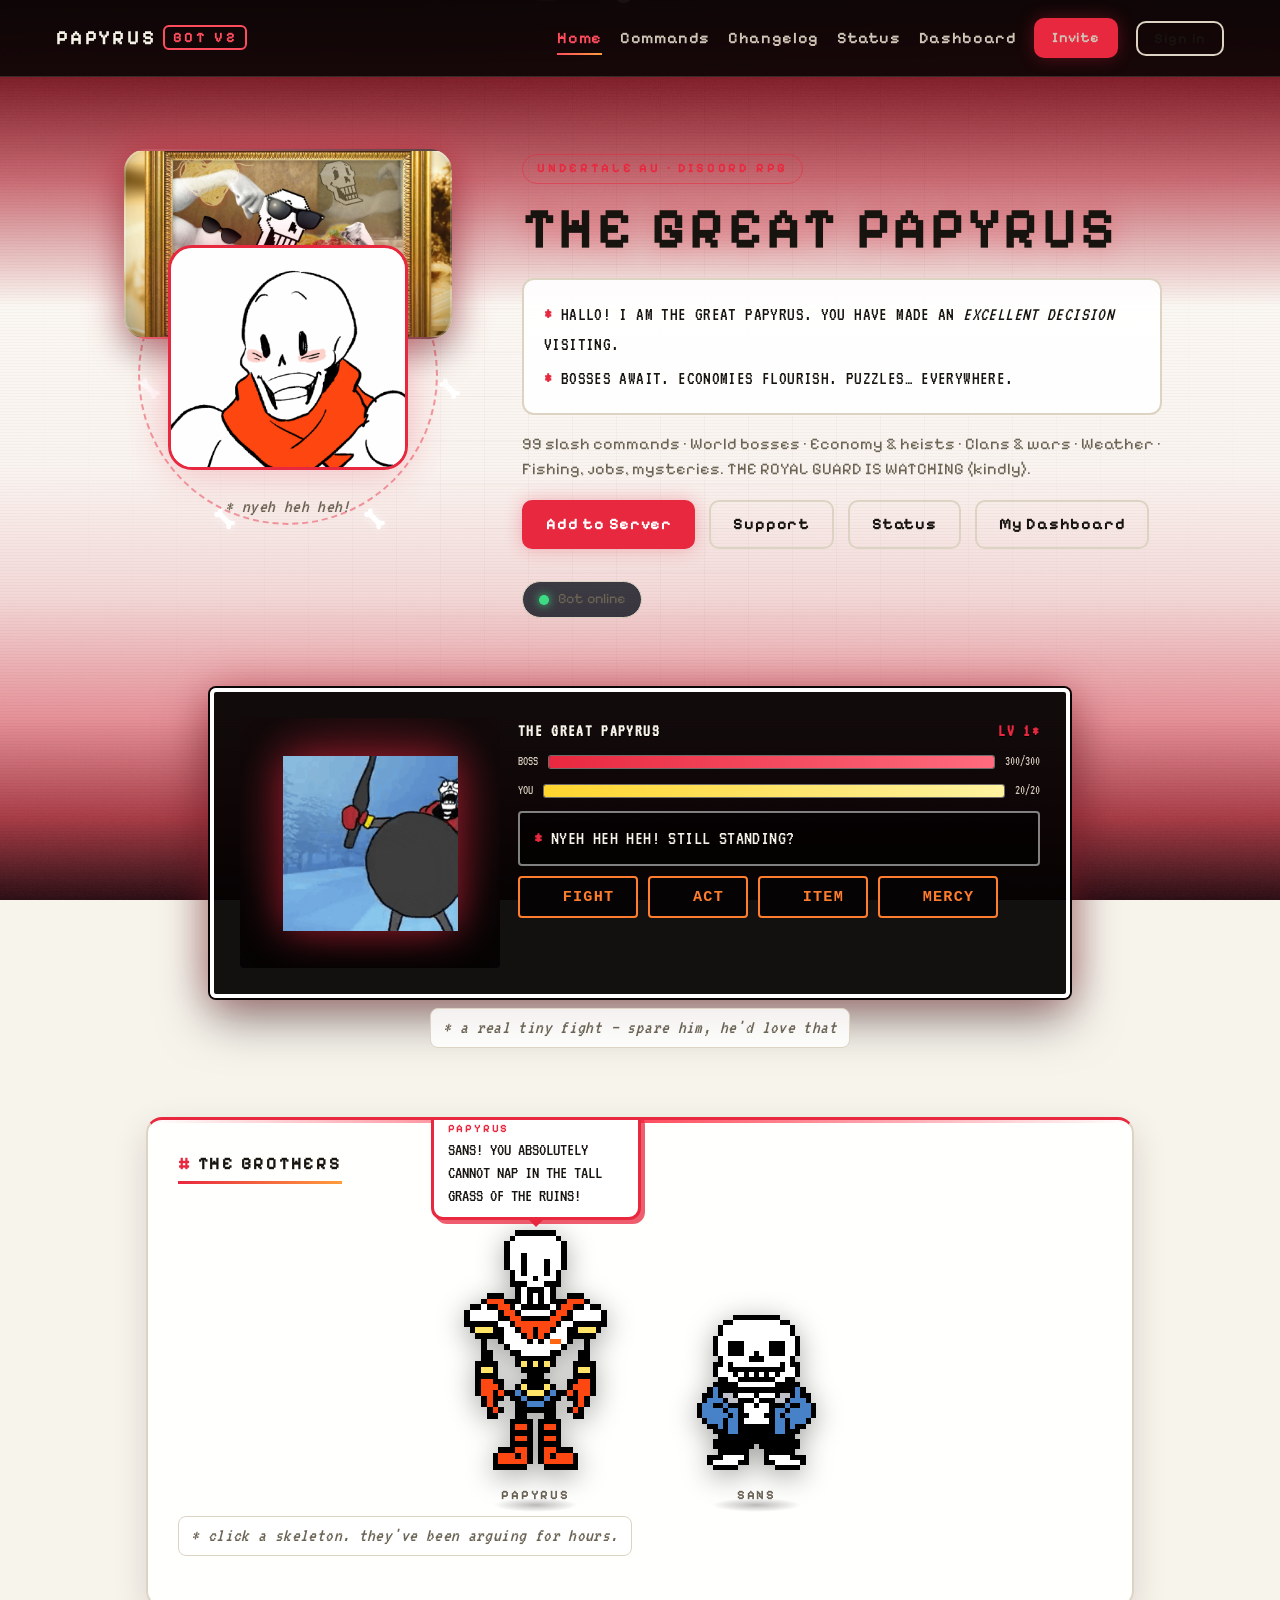
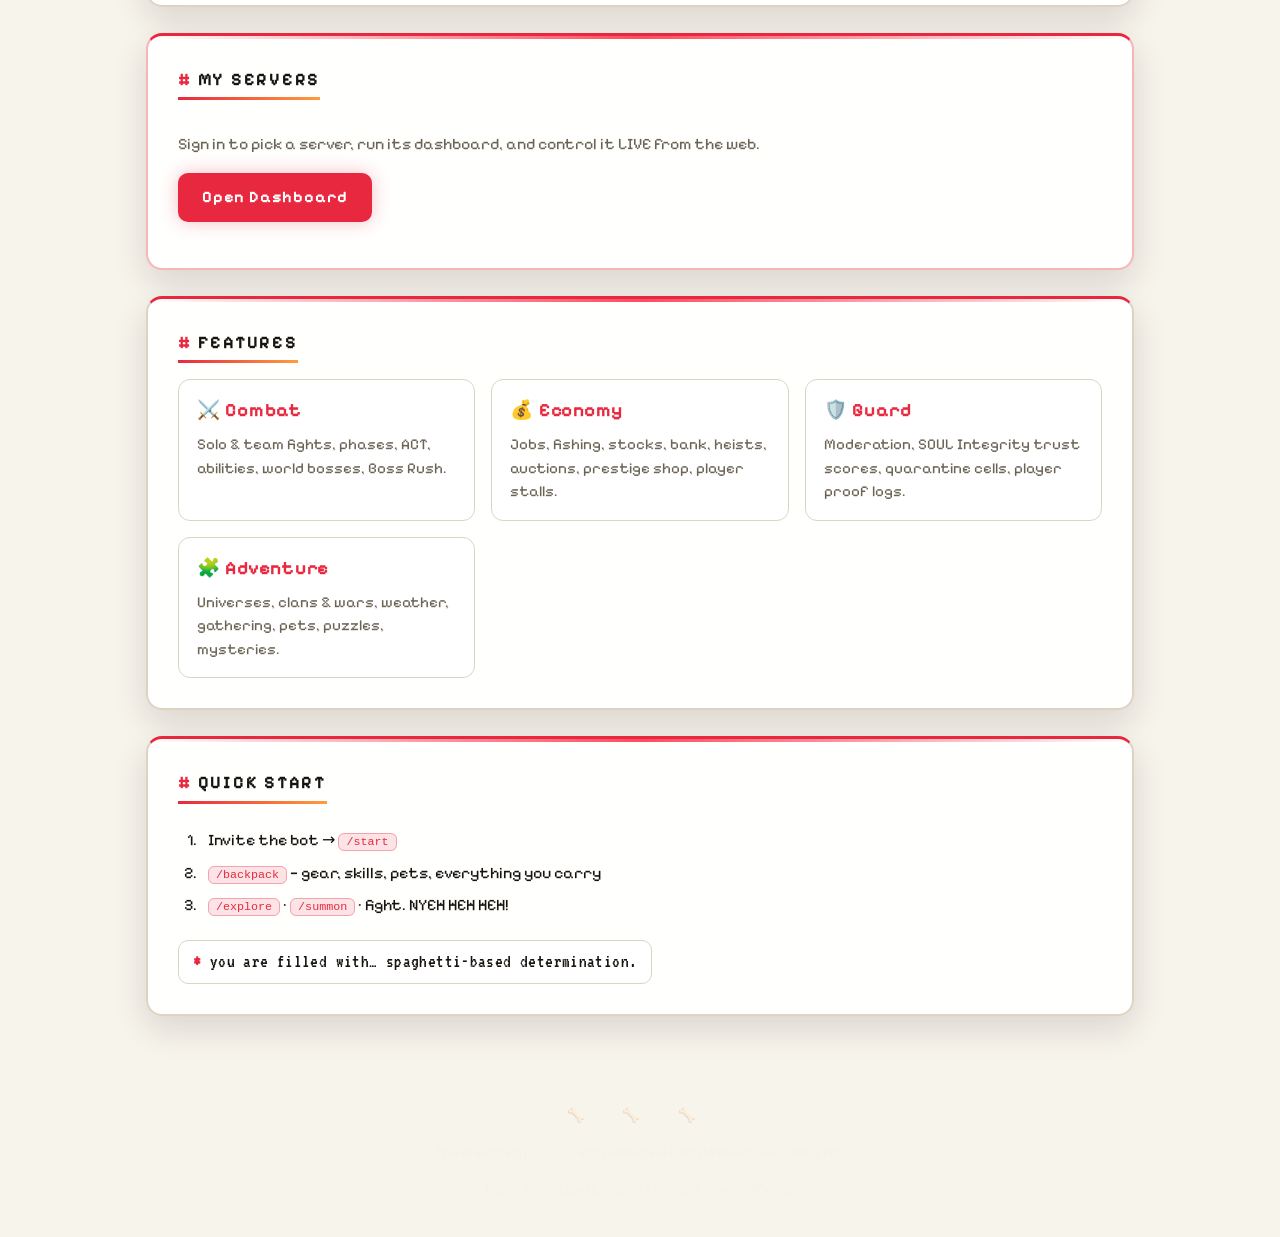
<file: PapyrusWebsite/index.html>
<!DOCTYPE html>
<html lang="en">
<head>
  <meta charset="UTF-8" />
  <meta name="viewport" content="width=device-width, initial-scale=1" />
  <title>The Great Papyrus</title>
  <link rel="icon" type="image/png" href="favicon.png" />
  <link rel="apple-touch-icon" href="favicon.png" />
  <link rel="preconnect" href="https://fonts.googleapis.com" />
  <link rel="preconnect" href="https://fonts.gstatic.com" crossorigin />
  <link href="https://fonts.googleapis.com/css2?family=Pixelify+Sans:wght@400..700&family=VT323&display=swap" rel="stylesheet" />
  <link rel="stylesheet" href="style.css?v=7" />
</head>
<body class="page-home">
  <div class="page-transition" id="page-transition" aria-hidden="true">
    <div class="hp-loader">
      <div class="hp-name">PAPYRUS</div>
      <div class="hp-track">
        <div class="hp-fill"><img class="hp-head" src="papyrus-head.png" alt=""></div>
      </div>
    </div>
  </div>

  <div class="bg-image" aria-hidden="true"></div>
  <div class="bg-gradient" aria-hidden="true"></div>
  <div class="bg-grid" aria-hidden="true"></div>
  <div class="scanlines" aria-hidden="true"></div>
  <div class="noise" aria-hidden="true"></div>

  <div class="bones-rain" aria-hidden="true">
    <span>🦴</span><span>🦴</span><span>🦴</span><span>🦴</span><span>🦴</span>
    <span>🦴</span><span>🦴</span><span>🦴</span><span>🦴</span><span>🦴</span>
  </div>
  <div class="spaghetti-rain" aria-hidden="true">
    <span>🍝</span><span>🍝</span><span>🍝</span><span>🍝</span><span>🍝</span>
    <span>🍝</span><span>🍝</span><span>🍝</span><span>🍝</span><span>🍝</span><span>🍝</span>
  </div>

  <nav class="nav">
    <a class="logo" href="index.html" data-nav>PAPYRUS<span>BOT V2</span></a>
    <div class="nav-links">
      <a href="index.html" class="active" data-nav>Home</a>
      <a href="commands.html" data-nav>Commands</a>
      <a href="changelog.html" data-nav>Changelog</a>
      <a href="status.html" data-nav>Status</a>
      <a href="dashboard.html" data-nav>Dashboard</a>
      <a class="btn btn-sm" href="https://discord.com/oauth2/authorize?client_id=1538157742546616370&permissions=2147485696&scope=bot%20applications.commands" target="_blank" rel="noopener">Invite</a>
    </div>
  </nav>

  <header class="hero">
    <div class="hero-row">
      <!-- Bot GIF + 6 human souls -->
      <div class="avatar-stage">
        <div class="soul-orbit" aria-hidden="true">
          <span class="soul">🦴</span>
          <span class="soul">🦴</span>
          <span class="soul">🦴</span>
          <span class="soul">🦴</span>
          <span class="soul">🦴</span>
          <span class="soul">🦴</span>
        </div>
        <div class="avatar-ring"></div>
        <div class="avatar-glitch">
          <div class="pfp-banner" aria-hidden="true"></div>
          <img class="bot-avatar" src="bot-avatar.gif" alt="The Great Papyrus" id="bot-avatar" />
        </div>
        <p class="avatar-caption">* nyeh heh heh!</p>
      </div>

      <div class="hero-copy">
        <p class="tag">Undertale AU · Discord RPG</p>
        <h1 class="glitch-title" data-text="THE GREAT PAPYRUS">THE GREAT PAPYRUS</h1>
        <div class="textbox">
          <p><span class="star">*</span> HALLO! I AM THE GREAT PAPYRUS. YOU HAVE MADE AN <em>EXCELLENT DECISION</em> VISITING.</p>
          <p><span class="star">*</span> BOSSES AWAIT. ECONOMIES FLOURISH. PUZZLES… EVERYWHERE.</p>
        </div>
        <p class="lead flicker-soft">
          99 slash commands · World bosses · Economy &amp; heists · Clans &amp; wars · Weather ·
          Fishing, jobs, mysteries. THE ROYAL GUARD IS WATCHING (kindly).
        </p>
        <div class="hero-actions">
          <a class="btn" href="https://discord.com/oauth2/authorize?client_id=1538157742546616370&permissions=2147485696&scope=bot%20applications.commands" target="_blank" rel="noopener">Add to Server</a>
          <a class="btn btn-ghost" href="https://discord.gg/5XzKz3guN8" target="_blank" rel="noopener">Support</a>
          <a class="btn btn-ghost" href="status.html" data-nav>Status</a>
          <a class="btn btn-ghost" href="dashboard.html" data-nav>My Dashboard</a>
        </div>
        <p class="status-pill" id="status-pill">
          <span class="dot"></span> <span id="status-pill-text">Checking status…</span>
        </p>
      </div>
    </div>

    <!-- Mini Papyrus battle -->
    <section class="mini-battle" aria-label="Mini battle demo">
      <div class="mb-frame">
        <div class="mb-stage">
          <img class="error-sprite" src="battle-sprite.gif" alt="The Great Papyrus" id="battle-sprite" />
          <div class="mb-bones" aria-hidden="true"></div>
        </div>
        <div class="mb-hud">
          <div class="mb-names">
            <span>THE GREAT PAPYRUS</span>
            <span class="lv">LV 1*</span>
          </div>
          <div class="mb-hp">
            <span>BOSS</span>
            <div class="mb-bar"><i class="boss"></i></div>
            <span id="mini-boss-nums">300/300</span>
          </div>
          <div class="mb-hp">
            <span class="you">YOU</span>
            <div class="mb-bar"><i class="you" id="mini-you-hp"></i></div>
            <span id="mini-you-nums">20/20</span>
          </div>
          <div class="mb-dialogue" id="mini-dialogue">
            <span class="star">*</span> <span id="mini-line">NYEH HEH HEH! STILL STANDING?</span>
          </div>
          <div class="mb-acts">
            <button type="button" class="mb-act" data-act="fight">FIGHT</button>
            <button type="button" class="mb-act" data-act="act">ACT</button>
            <button type="button" class="mb-act" data-act="item">ITEM</button>
            <button type="button" class="mb-act" data-act="mercy">MERCY</button>
          </div>
        </div>
      </div>
      <p class="mb-hint">* a real tiny fight — spare him, he'd love that</p>
    </section>
  </header>

  <main>
    <!-- The brothers — clickable sprites with banter bubbles -->
    <section class="panel" id="hangout">
      <h2><span class="hash">#</span> The Brothers</h2>
      <div class="hangout-stage" id="hangout-stage">
        <div class="banter-actor" data-actor="papyrus">
          <div class="bubble papyrus" id="bubble-papyrus" hidden><span class="who">PAPYRUS</span><span class="b-line"></span></div>
          <img class="actor-img" src="papyrus-sprite.png" alt="Papyrus" />
          <p class="actor-name">PAPYRUS</p>
        </div>
        <div class="banter-actor" data-actor="sans">
          <div class="bubble" id="bubble-sans" hidden><span class="who">SANS</span><span class="b-line"></span></div>
          <img class="actor-img" src="sans-sprite.png" alt="Sans" />
          <p class="actor-name">SANS</p>
        </div>
      </div>
      <p class="mb-hint">* click a skeleton. they've been arguing for hours.</p>
    </section>

    <section class="panel me-panel" id="dashboard-cta">
      <h2><span class="hash">#</span> My Servers</h2>
      <p class="muted">Sign in to pick a server, run its dashboard, and control it LIVE from the web.</p>
      <p class="signin-row">
        <a class="btn" href="dashboard.html" data-nav>Open Dashboard</a>
      </p>
    </section>
    <section class="panel">
      <h2><span class="hash">#</span> Features</h2>
      <div class="grid">
        <article class="card"><h3>⚔️ Combat</h3><p>Solo &amp; team fights, phases, ACT, abilities, world bosses, Boss Rush.</p></article>
        <article class="card"><h3>💰 Economy</h3><p>Jobs, fishing, stocks, bank, heists, auctions, prestige shop, player stalls.</p></article>
        <article class="card"><h3>🛡️ Guard</h3><p>Moderation, SOUL Integrity trust scores, quarantine cells, player proof logs.</p></article>
        <article class="card"><h3>🧩 Adventure</h3><p>Universes, clans &amp; wars, weather, gathering, pets, puzzles, mysteries.</p></article>
      </div>
    </section>
    <section class="panel">
      <h2><span class="hash">#</span> Quick start</h2>
      <ol class="steps">
        <li>Invite the bot → <code>/start</code></li>
        <li><code>/backpack</code> — gear, skills, pets, everything you carry</li>
        <li><code>/explore</code> · <code>/summon</code> · fight. NYEH HEH HEH!</li>
      </ol>
      <p class="dialogue tight"><span class="star">*</span> you are filled with… spaghetti-based determination.</p>
    </section>
  </main>

  <footer class="footer">
    <p>The Great Papyrus · not affiliated with Undertale / Toby Fox</p>
    <p class="muted">Made by CrispyNugget (thedestroyeroffood)</p>
  </footer>
  <script src="script.js?v=9"></script>
</body>
</html>
</file>
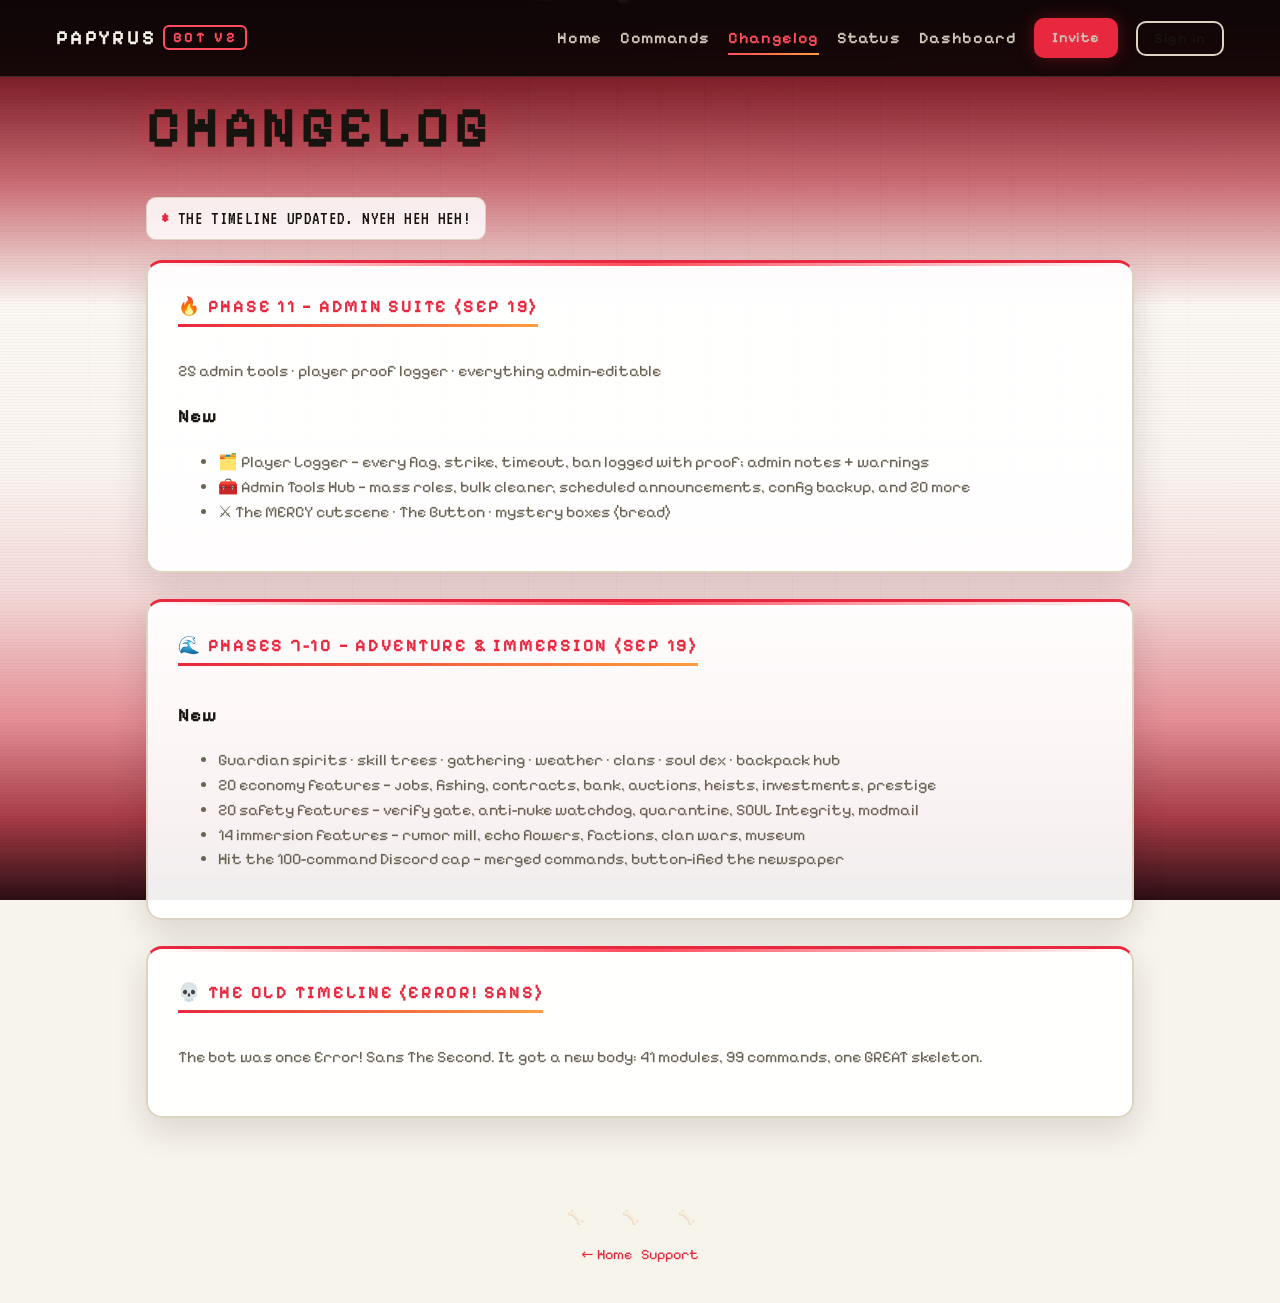
<file: PapyrusWebsite/changelog.html>
<!DOCTYPE html>
<html lang="en">
<head>
  <meta charset="UTF-8" />
  <meta name="viewport" content="width=device-width, initial-scale=1" />
  <title>Changelog · The Great Papyrus</title>
  <link rel="icon" type="image/png" href="favicon.png" />
  <link rel="apple-touch-icon" href="favicon.png" />
  <link rel="preconnect" href="https://fonts.googleapis.com" />
  <link rel="preconnect" href="https://fonts.gstatic.com" crossorigin />
  <link href="https://fonts.googleapis.com/css2?family=Pixelify+Sans:wght@400..700&family=VT323&display=swap" rel="stylesheet" />
  <link rel="stylesheet" href="style.css?v=7" />
</head>
<body>
  <div class="page-transition" id="page-transition" aria-hidden="true"><div class="hp-loader">
      <div class="hp-name">PAPYRUS</div>
      <div class="hp-track">
        <div class="hp-fill"><img class="hp-head" src="papyrus-head.png" alt=""></div>
      </div>
    </div>
  </div></div>
  <div class="bg-image bg-dim" aria-hidden="true"></div>
  <div class="bg-gradient" aria-hidden="true"></div>
  <div class="bg-grid" aria-hidden="true"></div>
  <div class="scanlines" aria-hidden="true"></div>

  <div class="bones-rain" aria-hidden="true">
    <span>🦴</span><span>🦴</span><span>🦴</span><span>🦴</span><span>🦴</span>
    <span>🦴</span><span>🦴</span><span>🦴</span><span>🦴</span><span>🦴</span>
  </div>
  <div class="spaghetti-rain" aria-hidden="true">
    <span>🍝</span><span>🍝</span><span>🍝</span><span>🍝</span><span>🍝</span>
    <span>🍝</span><span>🍝</span><span>🍝</span><span>🍝</span><span>🍝</span><span>🍝</span>
  </div>

  <nav class="nav">
    <a class="logo" href="index.html" data-nav>PAPYRUS<span>BOT V2</span></a>
    <div class="nav-links">
      <a href="index.html" data-nav>Home</a>
      <a href="commands.html" data-nav>Commands</a>
      <a href="changelog.html" class="active" data-nav>Changelog</a>
      <a href="status.html" data-nav>Status</a>
      <a href="dashboard.html" data-nav>Dashboard</a>
      <a class="btn btn-sm" href="https://discord.com/oauth2/authorize?client_id=1538157742546616370&permissions=2147485696&scope=bot%20applications.commands" target="_blank" rel="noopener">Invite</a>
    </div>
  </nav>
  <main class="page">
    <h1 class="glitch-title" data-text="Changelog">CHANGELOG</h1>
    <p class="dialogue"><span class="star">*</span> THE TIMELINE UPDATED. NYEH HEH HEH!</p>

    <section class="panel release">
      <h2>🔥 Phase 11 — Admin Suite (Sep 19)</h2>
      <p class="muted">25 admin tools · player proof logger · everything admin-editable</p>
      <h3>New</h3>
      <ul>
        <li>🗂️ Player Logger — every flag, strike, timeout, ban logged with proof; admin notes + warnings</li>
        <li>🧰 Admin Tools Hub — mass roles, bulk cleaner, scheduled announcements, config backup, and 20 more</li>
        <li>⚔️ The MERCY cutscene · The Button · mystery boxes (bread)</li>
      </ul>
    </section>

    <section class="panel release">
      <h2>🌊 Phases 7-10 — Adventure & Immersion (Sep 19)</h2>
      <h3>New</h3>
      <ul>
        <li>Guardian spirits · skill trees · gathering · weather · clans · soul dex · backpack hub</li>
        <li>20 economy features — jobs, fishing, contracts, bank, auctions, heists, investments, prestige</li>
        <li>20 safety features — verify gate, anti-nuke watchdog, quarantine, SOUL Integrity, modmail</li>
        <li>14 immersion features — rumor mill, echo flowers, factions, clan wars, museum</li>
        <li>Hit the 100-command Discord cap — merged commands, button-ified the newspaper</li>
      </ul>
    </section>

    <section class="panel release">
      <h2>💀 The Old Timeline (Error! Sans)</h2>
      <p class="muted">The bot was once Error! Sans The Second. It got a new body: 41 modules, 99 commands, one GREAT skeleton.</p>
    </section>
  </main>
  <footer class="footer"><p><a href="index.html" data-nav>← Home</a> · <a href="https://discord.gg/5XzKz3guN8" target="_blank" rel="noopener">Support</a></p></footer>
  <script src="script.js?v=9"></script>
</body>
</html>
</file>
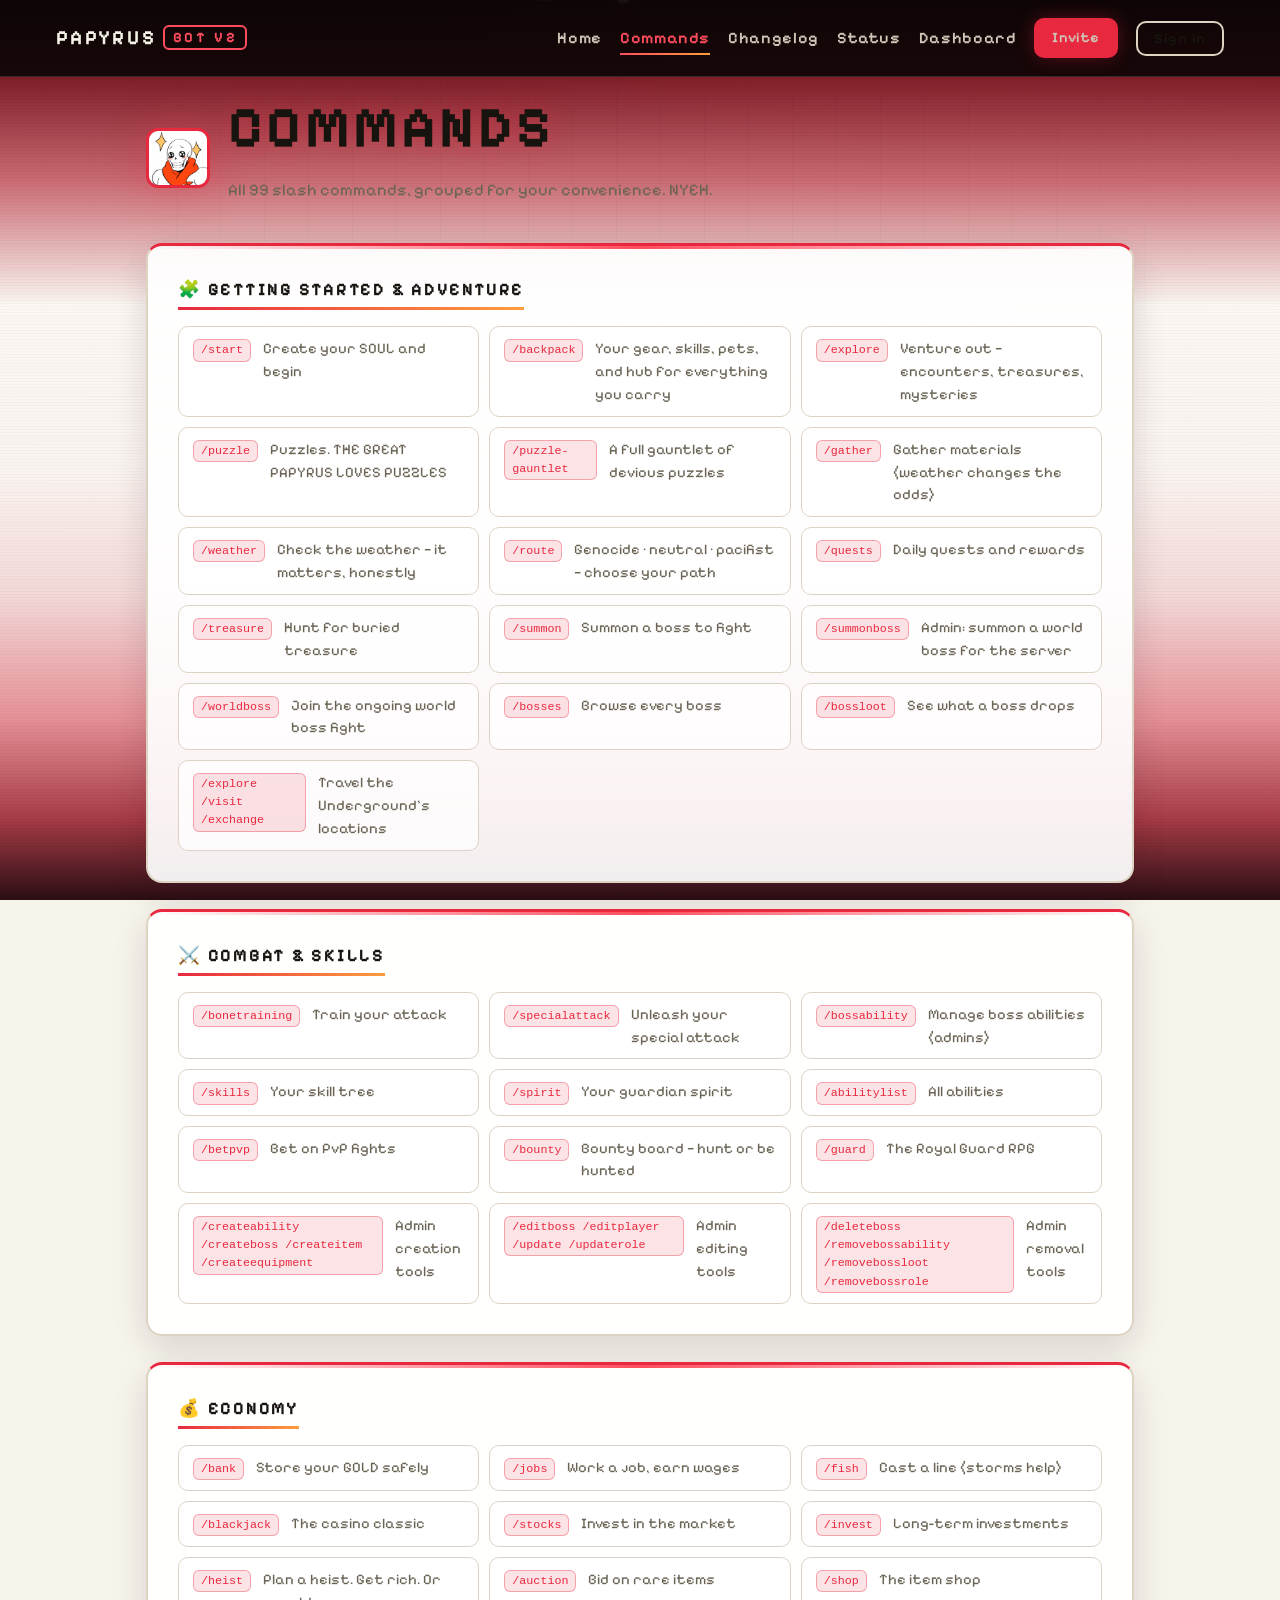
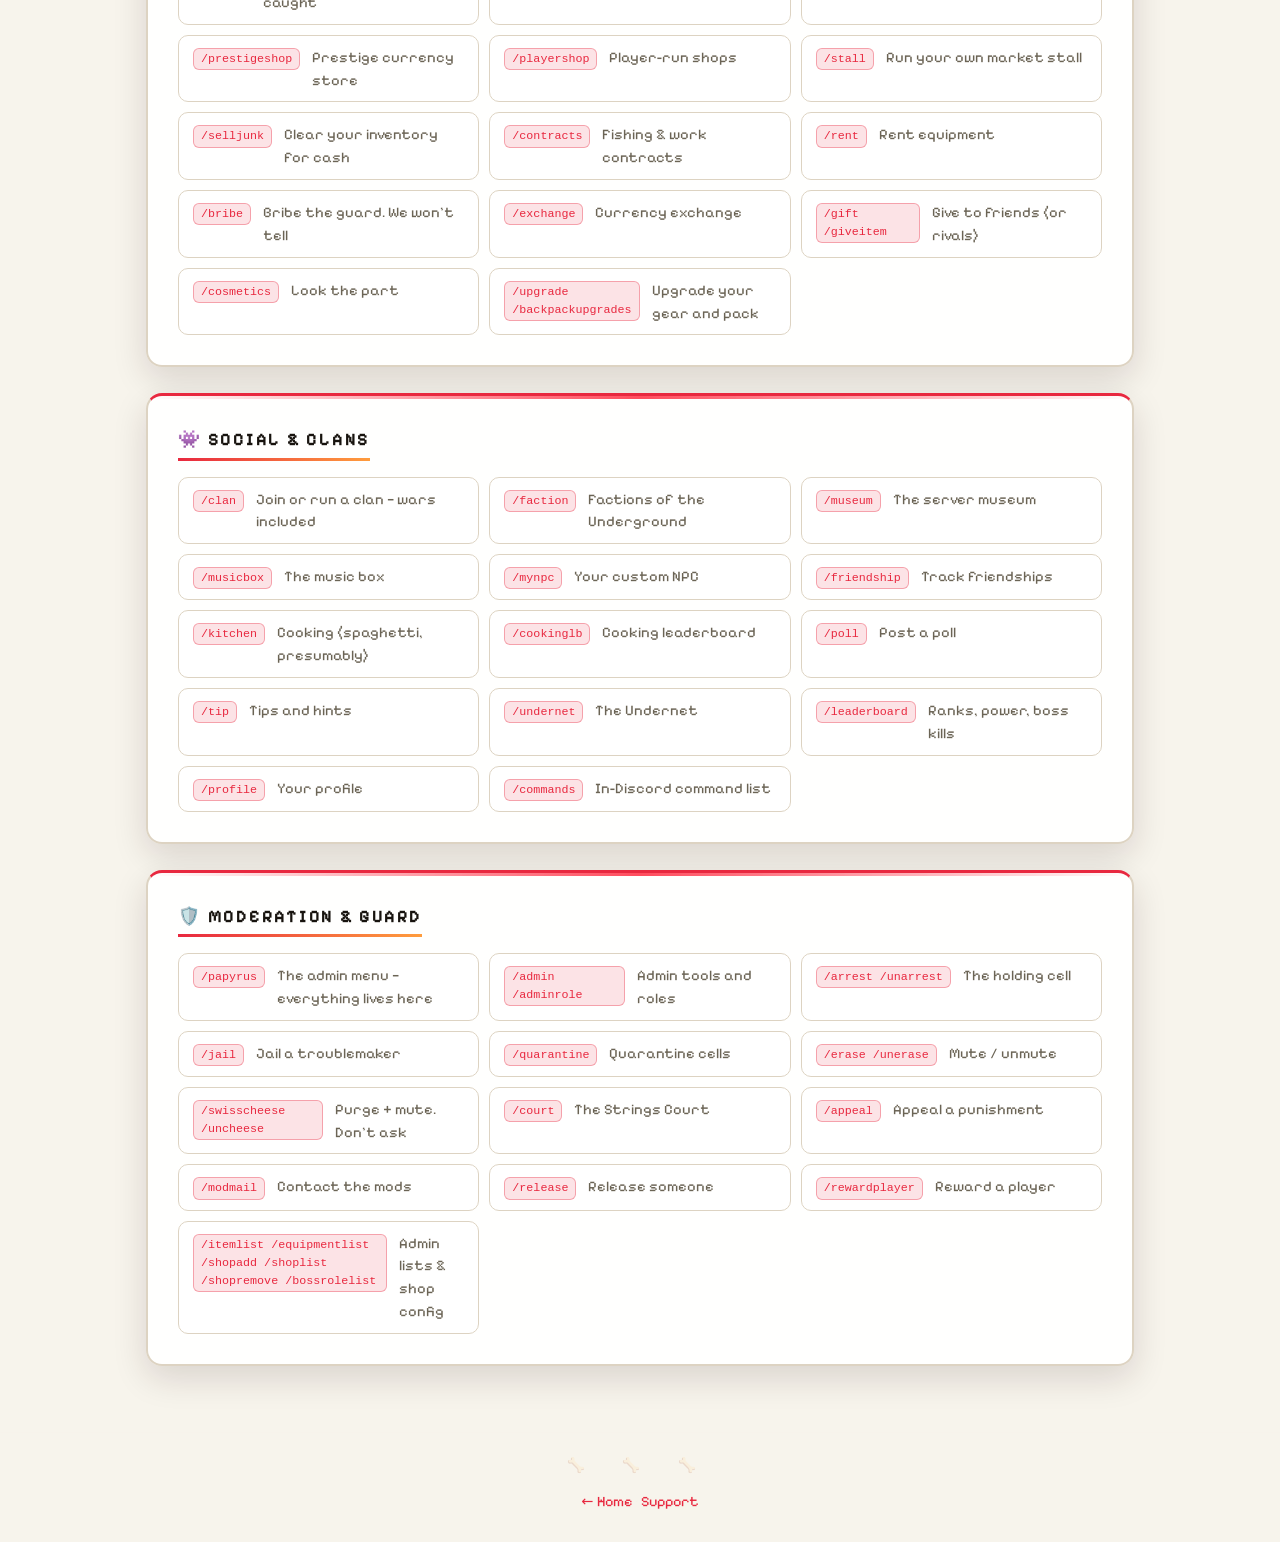
<file: PapyrusWebsite/commands.html>
<!DOCTYPE html>
<html lang="en">
<head>
  <meta charset="UTF-8" />
  <meta name="viewport" content="width=device-width, initial-scale=1" />
  <title>Commands · The Great Papyrus</title>
  <link rel="icon" type="image/png" href="favicon.png" />
  <link rel="apple-touch-icon" href="favicon.png" />
  <link rel="preconnect" href="https://fonts.googleapis.com" />
  <link rel="preconnect" href="https://fonts.gstatic.com" crossorigin />
  <link href="https://fonts.googleapis.com/css2?family=Pixelify+Sans:wght@400..700&family=VT323&display=swap" rel="stylesheet" />
  <link rel="stylesheet" href="style.css?v=7" />
</head>
<body>
  <div class="page-transition" id="page-transition" aria-hidden="true"><div class="hp-loader">
      <div class="hp-name">PAPYRUS</div>
      <div class="hp-track">
        <div class="hp-fill"><img class="hp-head" src="papyrus-head.png" alt=""></div>
      </div>
    </div>
  </div></div>
  <div class="bg-image bg-dim" aria-hidden="true"></div>
  <div class="bg-gradient" aria-hidden="true"></div>
  <div class="bg-grid" aria-hidden="true"></div>
  <div class="scanlines" aria-hidden="true"></div>

  <div class="bones-rain" aria-hidden="true">
    <span>🦴</span><span>🦴</span><span>🦴</span><span>🦴</span><span>🦴</span>
    <span>🦴</span><span>🦴</span><span>🦴</span><span>🦴</span><span>🦴</span>
  </div>
  <div class="spaghetti-rain" aria-hidden="true">
    <span>🍝</span><span>🍝</span><span>🍝</span><span>🍝</span><span>🍝</span>
    <span>🍝</span><span>🍝</span><span>🍝</span><span>🍝</span><span>🍝</span><span>🍝</span>
  </div>

  <nav class="nav">
    <a class="logo" href="index.html" data-nav>PAPYRUS<span>BOT V2</span></a>
    <div class="nav-links">
      <a href="index.html" data-nav>Home</a>
      <a href="commands.html" class="active" data-nav>Commands</a>
      <a href="changelog.html" data-nav>Changelog</a>
      <a href="status.html" data-nav>Status</a>
      <a href="dashboard.html" data-nav>Dashboard</a>
      <a class="btn btn-sm" href="https://discord.com/oauth2/authorize?client_id=1538157742546616370&permissions=2147485696&scope=bot%20applications.commands" target="_blank" rel="noopener">Invite</a>
    </div>
  </nav>
  <main class="page">
    <div class="page-head">
      <img class="bot-avatar sm" src="bot-avatar.gif" alt="" />
      <div>
        <h1 class="glitch-title" data-text="Commands">COMMANDS</h1>
        <p class="lead">All 99 slash commands, grouped for your convenience. NYEH.</p>
      </div>
    </div>
    <section class="panel"><h2>🧩 Getting Started & Adventure</h2><div class="cmd-list">
        <div class="cmd"><code>/start</code><span>Create your SOUL and begin</span></div>
        <div class="cmd"><code>/backpack</code><span>Your gear, skills, pets, and hub for everything you carry</span></div>
        <div class="cmd"><code>/explore</code><span>Venture out — encounters, treasures, mysteries</span></div>
        <div class="cmd"><code>/puzzle</code><span>Puzzles. THE GREAT PAPYRUS LOVES PUZZLES</span></div>
        <div class="cmd"><code>/puzzle-gauntlet</code><span>A full gauntlet of devious puzzles</span></div>
        <div class="cmd"><code>/gather</code><span>Gather materials (weather changes the odds)</span></div>
        <div class="cmd"><code>/weather</code><span>Check the weather — it matters, honestly</span></div>
        <div class="cmd"><code>/route</code><span>Genocide · neutral · pacifist — choose your path</span></div>
        <div class="cmd"><code>/quests</code><span>Daily quests and rewards</span></div>
        <div class="cmd"><code>/treasure</code><span>Hunt for buried treasure</span></div>
        <div class="cmd"><code>/summon</code><span>Summon a boss to fight</span></div>
        <div class="cmd"><code>/summonboss</code><span>Admin: summon a world boss for the server</span></div>
        <div class="cmd"><code>/worldboss</code><span>Join the ongoing world boss fight</span></div>
        <div class="cmd"><code>/bosses</code><span>Browse every boss</span></div>
        <div class="cmd"><code>/bossloot</code><span>See what a boss drops</span></div>
        <div class="cmd"><code>/explore /visit /exchange</code><span>Travel the Underground's locations</span></div>
    </div></section>
    <section class="panel"><h2>⚔️ Combat & Skills</h2><div class="cmd-list">
        <div class="cmd"><code>/bonetraining</code><span>Train your attack</span></div>
        <div class="cmd"><code>/specialattack</code><span>Unleash your special attack</span></div>
        <div class="cmd"><code>/bossability</code><span>Manage boss abilities (admins)</span></div>
        <div class="cmd"><code>/skills</code><span>Your skill tree</span></div>
        <div class="cmd"><code>/spirit</code><span>Your guardian spirit</span></div>
        <div class="cmd"><code>/abilitylist</code><span>All abilities</span></div>
        <div class="cmd"><code>/betpvp</code><span>Bet on PvP fights</span></div>
        <div class="cmd"><code>/bounty</code><span>Bounty board — hunt or be hunted</span></div>
        <div class="cmd"><code>/guard</code><span>The Royal Guard RPG</span></div>
        <div class="cmd"><code>/createability /createboss /createitem /createequipment</code><span>Admin creation tools</span></div>
        <div class="cmd"><code>/editboss /editplayer /update /updaterole</code><span>Admin editing tools</span></div>
        <div class="cmd"><code>/deleteboss /removebossability /removebossloot /removebossrole</code><span>Admin removal tools</span></div>
    </div></section>
    <section class="panel"><h2>💰 Economy</h2><div class="cmd-list">
        <div class="cmd"><code>/bank</code><span>Store your GOLD safely</span></div>
        <div class="cmd"><code>/jobs</code><span>Work a job, earn wages</span></div>
        <div class="cmd"><code>/fish</code><span>Cast a line (storms help)</span></div>
        <div class="cmd"><code>/blackjack</code><span>The casino classic</span></div>
        <div class="cmd"><code>/stocks</code><span>Invest in the market</span></div>
        <div class="cmd"><code>/invest</code><span>Long-term investments</span></div>
        <div class="cmd"><code>/heist</code><span>Plan a heist. Get rich. Or caught</span></div>
        <div class="cmd"><code>/auction</code><span>Bid on rare items</span></div>
        <div class="cmd"><code>/shop</code><span>The item shop</span></div>
        <div class="cmd"><code>/prestigeshop</code><span>Prestige currency store</span></div>
        <div class="cmd"><code>/playershop</code><span>Player-run shops</span></div>
        <div class="cmd"><code>/stall</code><span>Run your own market stall</span></div>
        <div class="cmd"><code>/selljunk</code><span>Clear your inventory for cash</span></div>
        <div class="cmd"><code>/contracts</code><span>Fishing & work contracts</span></div>
        <div class="cmd"><code>/rent</code><span>Rent equipment</span></div>
        <div class="cmd"><code>/bribe</code><span>Bribe the guard. We won't tell</span></div>
        <div class="cmd"><code>/exchange</code><span>Currency exchange</span></div>
        <div class="cmd"><code>/gift /giveitem</code><span>Give to friends (or rivals)</span></div>
        <div class="cmd"><code>/cosmetics</code><span>Look the part</span></div>
        <div class="cmd"><code>/upgrade /backpackupgrades</code><span>Upgrade your gear and pack</span></div>
    </div></section>
    <section class="panel"><h2>👾 Social & Clans</h2><div class="cmd-list">
        <div class="cmd"><code>/clan</code><span>Join or run a clan — wars included</span></div>
        <div class="cmd"><code>/faction</code><span>Factions of the Underground</span></div>
        <div class="cmd"><code>/museum</code><span>The server museum</span></div>
        <div class="cmd"><code>/musicbox</code><span>The music box</span></div>
        <div class="cmd"><code>/mynpc</code><span>Your custom NPC</span></div>
        <div class="cmd"><code>/friendship</code><span>Track friendships</span></div>
        <div class="cmd"><code>/kitchen</code><span>Cooking (spaghetti, presumably)</span></div>
        <div class="cmd"><code>/cookinglb</code><span>Cooking leaderboard</span></div>
        <div class="cmd"><code>/poll</code><span>Post a poll</span></div>
        <div class="cmd"><code>/tip</code><span>Tips and hints</span></div>
        <div class="cmd"><code>/undernet</code><span>The Undernet</span></div>
        <div class="cmd"><code>/leaderboard</code><span>Ranks, power, boss kills</span></div>
        <div class="cmd"><code>/profile</code><span>Your profile</span></div>
        <div class="cmd"><code>/commands</code><span>In-Discord command list</span></div>
    </div></section>
    <section class="panel"><h2>🛡️ Moderation & Guard</h2><div class="cmd-list">
        <div class="cmd"><code>/papyrus</code><span>The admin menu — everything lives here</span></div>
        <div class="cmd"><code>/admin /adminrole</code><span>Admin tools and roles</span></div>
        <div class="cmd"><code>/arrest /unarrest</code><span>The holding cell</span></div>
        <div class="cmd"><code>/jail</code><span>Jail a troublemaker</span></div>
        <div class="cmd"><code>/quarantine</code><span>Quarantine cells</span></div>
        <div class="cmd"><code>/erase /unerase</code><span>Mute / unmute</span></div>
        <div class="cmd"><code>/swisscheese /uncheese</code><span>Purge + mute. Don't ask</span></div>
        <div class="cmd"><code>/court</code><span>The Strings Court</span></div>
        <div class="cmd"><code>/appeal</code><span>Appeal a punishment</span></div>
        <div class="cmd"><code>/modmail</code><span>Contact the mods</span></div>
        <div class="cmd"><code>/release</code><span>Release someone</span></div>
        <div class="cmd"><code>/rewardplayer</code><span>Reward a player</span></div>
        <div class="cmd"><code>/itemlist /equipmentlist /shopadd /shoplist /shopremove /bossrolelist</code><span>Admin lists & shop config</span></div>
    </div></section>
  </main>
  <footer class="footer"><p><a href="index.html" data-nav>← Home</a> · <a href="https://discord.gg/5XzKz3guN8" target="_blank" rel="noopener">Support</a></p></footer>
  <script src="script.js?v=9"></script>
</body>
</html>
</file>
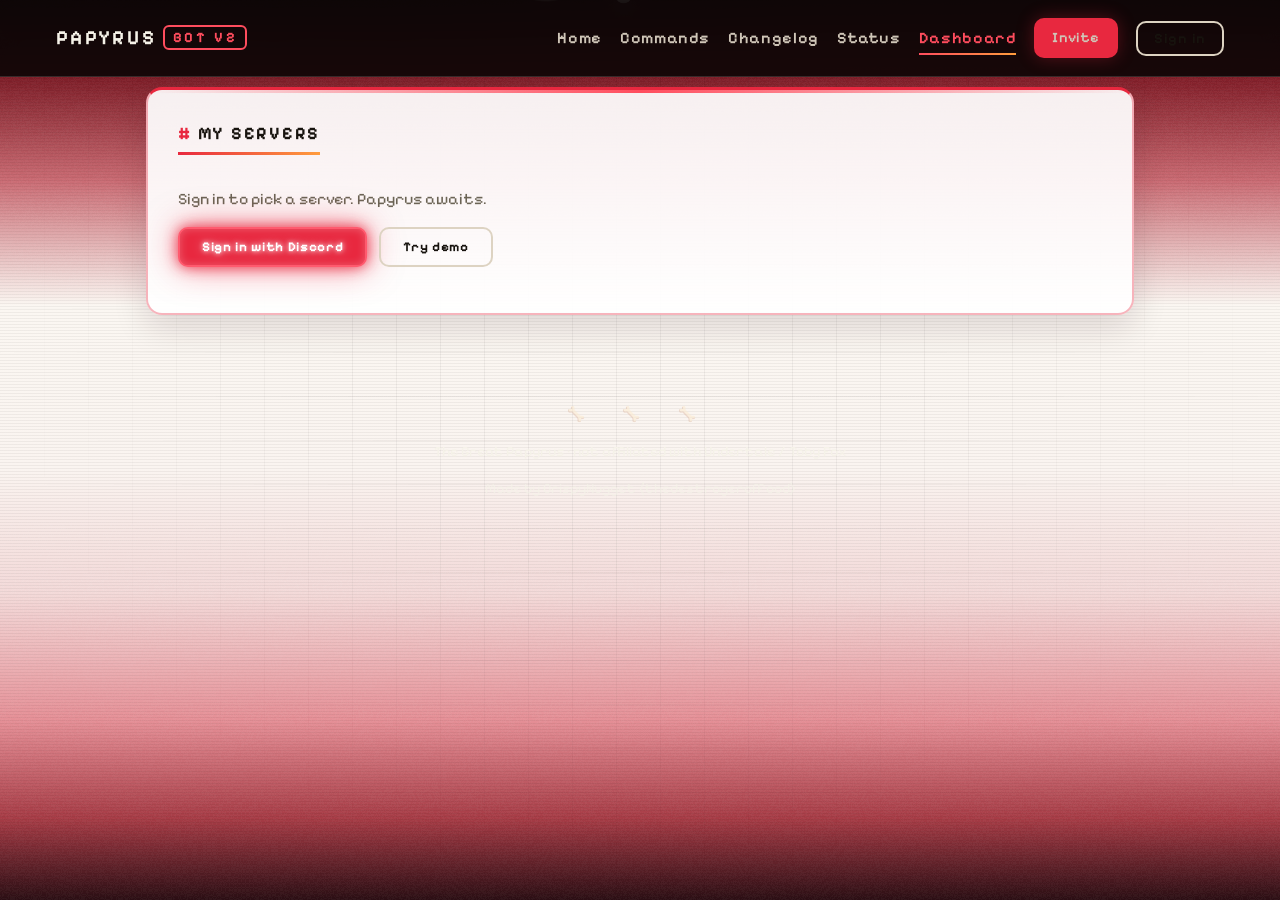
<file: PapyrusWebsite/dashboard.html>
<!DOCTYPE html>
<html lang="en">
<head>
  <meta charset="UTF-8" />
  <meta name="viewport" content="width=device-width, initial-scale=1" />
  <title>Dashboard · The Great Papyrus</title>
  <link rel="icon" type="image/png" href="favicon.png" />
  <link rel="apple-touch-icon" href="favicon.png" />
  <link rel="preconnect" href="https://fonts.googleapis.com" />
  <link rel="preconnect" href="https://fonts.gstatic.com" crossorigin />
  <link href="https://fonts.googleapis.com/css2?family=Pixelify+Sans:wght@400..700&family=VT323&display=swap" rel="stylesheet" />
  <link rel="stylesheet" href="style.css?v=7" />
</head>
<body class="page-home">
  <div class="page-transition" id="page-transition" aria-hidden="true">
    <div class="hp-loader">
      <div class="hp-name">PAPYRUS</div>
      <div class="hp-track">
        <div class="hp-fill"><img class="hp-head" src="papyrus-head.png" alt=""></div>
      </div>
    </div>
  </div>
  </div>

  <div class="bg-image" aria-hidden="true"></div>
  <div class="bg-gradient" aria-hidden="true"></div>
  <div class="bg-grid" aria-hidden="true"></div>
  <div class="scanlines" aria-hidden="true"></div>
  <div class="noise" aria-hidden="true"></div>

  <div class="bones-rain" aria-hidden="true">
    <span>🦴</span><span>🦴</span><span>🦴</span><span>🦴</span><span>🦴</span>
    <span>🦴</span><span>🦴</span><span>🦴</span><span>🦴</span><span>🦴</span>
  </div>
  <div class="spaghetti-rain" aria-hidden="true">
    <span>🍝</span><span>🍝</span><span>🍝</span><span>🍝</span><span>🍝</span>
    <span>🍝</span><span>🍝</span><span>🍝</span><span>🍝</span><span>🍝</span><span>🍝</span>
  </div>

  <div class="bg-image" aria-hidden="true"></div>
  <div class="bg-gradient" aria-hidden="true"></div>
  <div class="bg-grid" aria-hidden="true"></div>
  <div class="scanlines" aria-hidden="true"></div>
  <div class="noise" aria-hidden="true"></div>

  <div class="bones-rain" aria-hidden="true">
    <span>🦴</span><span>🦴</span><span>🦴</span><span>🦴</span><span>🦴</span>
    <span>🦴</span><span>🦴</span><span>🦴</span><span>🦴</span><span>🦴</span>
  </div>
  <div class="spaghetti-rain" aria-hidden="true">
    <span>🍝</span><span>🍝</span><span>🍝</span><span>🍝</span><span>🍝</span>
    <span>🍝</span><span>🍝</span><span>🍝</span><span>🍝</span><span>🍝</span><span>🍝</span>
  </div>

<nav class="nav">
    <a class="logo" href="index.html" data-nav>PAPYRUS<span>BOT V2</span></a>
    <div class="nav-links">
      <a href="index.html" data-nav>Home</a>
      <a href="commands.html" data-nav>Commands</a>
      <a href="changelog.html" data-nav>Changelog</a>
      <a href="status.html" data-nav>Status</a>
      <a href="dashboard.html" class="active" data-nav>Dashboard</a>
      <a class="btn btn-sm" href="https://discord.com/oauth2/authorize?client_id=1538157742546616370&permissions=2147485696&scope=bot%20applications.commands" target="_blank" rel="noopener">Invite</a>
    </div>
  </nav>

  <main class="wrap">
    <section class="panel me-panel" id="me" hidden>
      <h2><span class="hash">#</span> My Servers</h2>
      <p class="muted">Sign in to pick a server. Papyrus awaits.</p>
      <p class="signin-row">
        <button type="button" class="btn" id="real-signin">Sign in with Discord</button>
        <button type="button" class="btn btn-ghost" id="demo-signin">Try demo</button>
      </p>
    </section>
  </main>

  <footer class="footer">
    <p>The Great Papyrus · not affiliated with Undertale / Toby Fox</p>
    <p class="muted">Made by CrispyNugget (thedestroyeroffood)</p>
  </footer>
  <script src="script.js?v=9"></script>
</body>
</html>
</file>
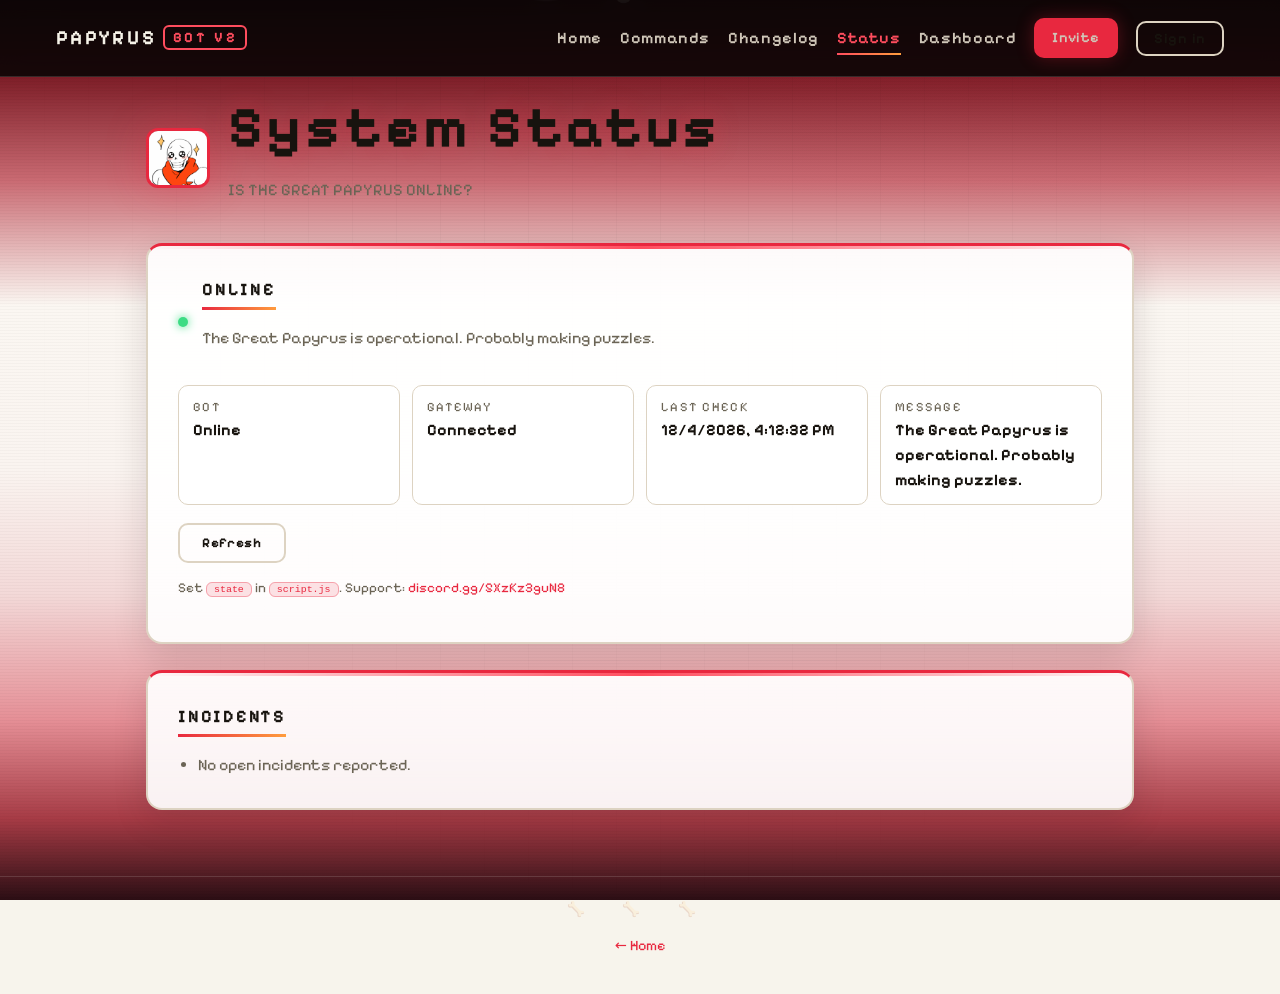
<file: PapyrusWebsite/status.html>
<!DOCTYPE html>
<html lang="en">
<head>
  <meta charset="UTF-8" />
  <meta name="viewport" content="width=device-width, initial-scale=1" />
  <title>Status · The Great Papyrus</title>
  <link rel="icon" type="image/png" href="favicon.png" />
  <link rel="preconnect" href="https://fonts.googleapis.com" />
  <link rel="preconnect" href="https://fonts.gstatic.com" crossorigin />
  <link href="https://fonts.googleapis.com/css2?family=Pixelify+Sans:wght@400..700&family=VT323&display=swap" rel="stylesheet" />
  <link rel="stylesheet" href="style.css?v=7" />
</head>
<body>
  <div class="page-transition" id="page-transition" aria-hidden="true"><div class="hp-loader">
      <div class="hp-name">PAPYRUS</div>
      <div class="hp-track">
        <div class="hp-fill"><img class="hp-head" src="papyrus-head.png" alt=""></div>
      </div>
    </div>
  </div></div>
  <div class="bg-image bg-dim" aria-hidden="true"></div>
  <div class="bg-gradient" aria-hidden="true"></div>
  <div class="bg-grid" aria-hidden="true"></div>
  <div class="scanlines" aria-hidden="true"></div>

  <div class="bones-rain" aria-hidden="true">
    <span>🦴</span><span>🦴</span><span>🦴</span><span>🦴</span><span>🦴</span>
    <span>🦴</span><span>🦴</span><span>🦴</span><span>🦴</span><span>🦴</span>
  </div>
  <div class="spaghetti-rain" aria-hidden="true">
    <span>🍝</span><span>🍝</span><span>🍝</span><span>🍝</span><span>🍝</span>
    <span>🍝</span><span>🍝</span><span>🍝</span><span>🍝</span><span>🍝</span><span>🍝</span>
  </div>

  <nav class="nav">
    <a class="logo" href="index.html" data-nav>PAPYRUS<span>BOT V2</span></a>
    <div class="nav-links">
      <a href="index.html" data-nav>Home</a>
      <a href="commands.html" data-nav>Commands</a>
      <a href="changelog.html" data-nav>Changelog</a>
      <a href="status.html" class="active" data-nav>Status</a>
      <a href="dashboard.html" data-nav>Dashboard</a>
      <a class="btn btn-sm" href="https://discord.com/oauth2/authorize?client_id=1538157742546616370&permissions=2147485696&scope=bot%20applications.commands" target="_blank" rel="noopener">Invite</a>
    </div>
  </nav>

  <main class="page">
    <div class="page-head">
      <img class="bot-avatar sm" src="bot-avatar.gif" alt="" />
      <div>
        <h1 class="glitch-title" data-text="System Status">System Status</h1>
        <p class="lead">IS THE GREAT PAPYRUS ONLINE?</p>
      </div>
    </div>
    <section class="panel status-panel">
      <div class="status-header">
        <span class="dot" id="status-dot"></span>
        <div>
          <h2 id="status-title">Checking…</h2>
          <p class="muted" id="status-sub">Fetching bot state</p>
        </div>
      </div>
      <div class="status-grid">
        <div class="stat"><span class="stat-label">Bot</span><span class="stat-value" id="stat-bot">—</span></div>
        <div class="stat"><span class="stat-label">Gateway</span><span class="stat-value" id="stat-gateway">—</span></div>
        <div class="stat"><span class="stat-label">Last check</span><span class="stat-value" id="stat-time">—</span></div>
        <div class="stat"><span class="stat-label">Message</span><span class="stat-value" id="stat-msg">—</span></div>
      </div>
      <button type="button" class="btn btn-ghost" id="refresh-status">Refresh</button>
      <p class="muted small">Set <code>state</code> in <code>script.js</code>. Support: <a href="https://discord.gg/5XzKz3guN8" target="_blank" rel="noopener">discord.gg/5XzKz3guN8</a></p>
    </section>
    <section class="panel">
      <h2>Incidents</h2>
      <ul class="incident-list" id="incident-list"><li class="muted">No open incidents reported.</li></ul>
    </section>
  </main>
  <footer class="footer"><p><a href="index.html" data-nav>← Home</a></p></footer>
  <script src="script.js?v=9"></script>
</body>
</html>
</file>
<file: PapyrusWebsite/style.css>
/* ============================================================
   THE GREAT PAPYRUS — site theme
   Underground dark + bone white + Papyrus orange + battle blue
   ============================================================ */

:root {
  --bg: #f7f4ec;
  --panel: rgba(255, 255, 255, 0.93);
  --border: #ddd3c2;
  --text: #17130e;
  --muted: #6b6455;
  --red: #ff2a4a;
  --yellow: #f5e74a;
  --blue: #4d8dff;
  --cyan: #42e9f5;
  --orange: #e8283f;
  --purple: #c45cff;
  --green: #3ddc84;
  --bone: #17130e;
  --glow: rgba(232, 40, 63, 0.3);

  /* === BACKGROUND IMAGE === */
  /* Put background.jpg / background.png / background.gif in this folder, OR paste a full URL */
  --hero-bg: none; /* drop a light Papyrus bg image here if you want one */

  /* Bot avatar: bot-avatar.gif in folder, or set BOT_AVATAR_URL in script.js */
}

* { box-sizing: border-box; }

html {
  background: var(--bg);
}
html, body {
  margin: 0;
  padding: 0;
  color: var(--text);
  font-family: "Segoe UI", Verdana, Geneva, sans-serif;
  line-height: 1.55;
  overflow-x: hidden;
}
body { background: transparent; }

a { color: var(--orange); text-decoration: none; }
a:hover { text-decoration: underline; }
code {
  background: rgba(232, 40, 63, 0.13);
  border: 1px solid rgba(232, 40, 63, 0.35);
  border-radius: 6px;
  padding: 1px 7px;
  font-size: 0.9em;
  color: var(--orange);
}
.muted { color: var(--muted); }
.small { font-size: 0.85em; }

/* ---------------- background layers ---------------- */
.bg-image {
  position: fixed; inset: 0; z-index: -5;
  background: var(--hero-bg) center / cover no-repeat;
  opacity: 0.1;
  filter: saturate(0.9);
}
.bg-dim { opacity: 0.14; }
.bg-gradient {
  position: fixed; inset: 0; z-index: -4;
  background:
    radial-gradient(1100px 520px at 78% -10%, rgba(232, 40, 63, 0.09), transparent 60%),
    linear-gradient(180deg,
      #2b0e14 0%,
      #7a1a24 8%,
      #c96a72 20%,
      #fbf7f2 34%,
      #faf4f0 52%,
      #f3d9d8 66%,
      #e58f96 80%,
      #a63b45 91%,
      #2b0e14 100%);
}
.bg-grid {
  position: fixed; inset: 0; z-index: -3; opacity: 0.5;
  background-image:
    linear-gradient(rgba(23, 19, 14, 0.05) 1px, transparent 1px),
    linear-gradient(90deg, rgba(23, 19, 14, 0.05) 1px, transparent 1px);
  background-size: 44px 44px;
  mask-image: radial-gradient(ellipse at 50% 30%, black 30%, transparent 75%);
}
.scanlines {
  position: fixed; inset: 0; z-index: -2; pointer-events: none; opacity: 0.05;
  background: repeating-linear-gradient(0deg, transparent 0 2px, rgba(0, 0, 0, 0.5) 2px 3px);
}
.noise {
  position: fixed; inset: 0; z-index: -1; pointer-events: none; opacity: 0.025;
  background-image: repeating-conic-gradient(rgba(255,255,255,0.6) 0% 0.0001%, transparent 0% 0.0002%);
}

/* ---------------- page transition ---------------- */
.page-transition {
  position: fixed; inset: 0; z-index: 200;
  display: none; align-items: center; justify-content: center;
  background: rgba(5, 3, 3, 0.96); /* near-black: souls & bones pop */
  backdrop-filter: blur(4px);
}
.page-transition.active { display: flex; }
.pt-glitch {
  font-size: clamp(1.4rem, 4vw, 2.4rem);
  font-weight: 900; letter-spacing: 0.35em;
  color: var(--orange);
  animation: pt-pulse 0.28s linear infinite alternate;
}
@keyframes pt-pulse { from { opacity: 0.55; } to { opacity: 1; } }
.page-transition.flash { animation: pt-flash 0.28s linear; }
@keyframes pt-flash { 0% { background: rgba(5,3,3,0.96); } 50% { background: rgba(232, 40, 63, 0.25); } 100% { background: rgba(5,3,3,0.96); } }

/* ---------------- nav ---------------- */
.nav {
  display: flex; align-items: center; justify-content: space-between;
  gap: 16px; flex-wrap: wrap;
  padding: 18px clamp(16px, 5vw, 56px);
  position: sticky; top: 0; z-index: 50;
  background: rgba(10, 5, 5, 0.88);
  backdrop-filter: blur(10px);
  border-bottom: 1px solid rgba(245, 242, 232, 0.15);
}
.logo {
  font-weight: 900; font-size: 1.25rem; letter-spacing: 0.14em;
  color: var(--bone); text-decoration: none;
}
.logo:hover { text-decoration: none; }
.logo span {
  color: var(--orange);
  margin-left: 6px; padding: 2px 8px;
  border: 2px solid var(--orange); border-radius: 6px;
  font-size: 0.72em; vertical-align: 2px;
}
.nav-links { display: flex; align-items: center; gap: 18px; flex-wrap: wrap; }
.nav-links a { color: #cfc6b8; font-weight: 600; letter-spacing: 0.04em; }
.nav-links a:hover { color: #ffffff; text-decoration: none; }
.nav-links a.active { color: #ff4d5e; }
.logo { color: #f5f2e8; }
.logo span { color: #ff4d5e; border-color: #ff4d5e; }

/* ---------------- buttons ---------------- */
.btn {
  display: inline-block;
  background: var(--orange); color: #ffffff;
  font-weight: 800; letter-spacing: 0.05em;
  padding: 10px 22px; border-radius: 10px;
  border: 2px solid var(--orange);
  cursor: pointer; text-decoration: none;
  box-shadow: 0 0 18px var(--glow);
  transition: transform 0.12s ease, box-shadow 0.12s ease;
}
.btn:hover { transform: translateY(-2px); box-shadow: 0 0 28px var(--glow); text-decoration: none; }
.btn-ghost {
  background: transparent; color: var(--bone);
  border-color: var(--border); box-shadow: none;
}
.btn-ghost:hover { border-color: var(--orange); color: var(--orange); box-shadow: none; }
.btn-sm { padding: 7px 16px; font-size: 0.9em; }

/* ---------------- hero ---------------- */
.hero { padding: clamp(24px, 6vw, 80px) clamp(16px, 5vw, 56px) 40px; }
.hero-row {
  display: flex; gap: clamp(24px, 5vw, 72px);
  align-items: center; justify-content: center; flex-wrap: wrap;
}
.avatar-stage { position: relative; width: min(340px, 80vw); text-align: center; }
.avatar-ring {
  position: absolute; left: 50%; top: 44%;
  width: 300px; height: 300px; transform: translate(-50%, -50%);
  border: 2px dashed rgba(232, 40, 63, 0.45); border-radius: 50%;
  animation: spin 40s linear infinite;
}
@keyframes spin { to { transform: translate(-50%, -50%) rotate(360deg); } }
.avatar-glitch { position: relative; display: inline-block; }
.pfp-banner {
  position: absolute; left: -44px; right: -44px; top: -96px; height: 190px;
  background: url("banner.webp") center / cover no-repeat, linear-gradient(120deg, #e8283f, #1a0508);
  border-radius: 22px; opacity: 1; z-index: 0;
  box-shadow: 0 0 40px rgba(232, 40, 63, 0.45), 0 14px 34px rgba(0,0,0,0.35);
  border: 2px solid rgba(255, 255, 255, 0.25);
  animation: banner-drift 7s ease-in-out infinite;
}
@keyframes banner-drift {
  0%, 100% { transform: translateY(0); }
  50% { transform: translateY(-6px); }
}
.avatar-glitch .bot-avatar { position: relative; z-index: 1; }
.bot-avatar {
  width: min(240px, 60vw); height: auto; border-radius: 24px;
  border: 3px solid var(--orange);
  box-shadow: 0 0 40px var(--glow);
}
.bot-avatar.sm { width: 64px; border-radius: 12px; }
.soul-orbit {
  position: absolute; left: 50%; top: 44%;
  width: 300px; height: 300px; transform: translate(-50%, -50%);
  animation: spin 26s linear infinite;
}
.soul {
  position: absolute; left: 50%; top: 50%;
  font-size: 1.15rem;
  filter: grayscale(1) brightness(1.6);
  text-shadow: 0 0 10px rgba(245, 242, 232, 0.6);
}
.soul:nth-child(1) { transform: rotate(0deg) translate(150px) rotate(0deg); }
.soul:nth-child(2) { transform: rotate(60deg) translate(150px) rotate(-60deg); }
.soul:nth-child(3) { transform: rotate(120deg) translate(150px) rotate(-120deg); }
.soul:nth-child(4) { transform: rotate(180deg) translate(150px) rotate(-180deg); }
.soul:nth-child(5) { transform: rotate(240deg) translate(150px) rotate(-240deg); }
.soul:nth-child(6) { transform: rotate(300deg) translate(150px) rotate(-300deg); }
.s-cyan { color: var(--cyan); }
.s-orange { color: var(--orange); }
.s-blue { color: var(--blue); }
.s-purple { color: var(--purple); }
.s-green { color: var(--green); }
.s-yellow { color: var(--yellow); }
.avatar-caption { margin-top: 14px; color: var(--muted); font-style: italic; }

.hero-copy { max-width: 640px; }
.tag {
  display: inline-block;
  color: var(--orange); font-weight: 800; letter-spacing: 0.22em;
  text-transform: uppercase; font-size: 0.8rem;
  border: 1px solid rgba(232, 40, 63, 0.5); border-radius: 999px;
  padding: 4px 14px; margin: 0 0 14px;
}
.glitch-title {
  font-size: clamp(2rem, 6vw, 3.6rem);
  font-weight: 900; letter-spacing: 0.06em; line-height: 1.08;
  margin: 0 0 18px; color: var(--bone);
  text-shadow: 0 0 26px rgba(232, 40, 63, 0.4);
}
.textbox {
  background: rgba(255, 255, 255, 0.9);
  border: 2px solid var(--border); border-radius: 12px;
  padding: 16px 20px; margin: 0 0 16px;
}
.textbox p { margin: 4px 0; }
.star { color: var(--orange); font-weight: 900; }
.lead { color: var(--muted); font-size: 1.02rem; }
.flicker-soft { animation: flicker 4.5s infinite; }
@keyframes flicker {
  0%, 100% { opacity: 1; }
  92% { opacity: 1; } 93% { opacity: 0.72; } 94% { opacity: 1; }
  97% { opacity: 0.85; } 98% { opacity: 1; }
}
.hero-actions { display: flex; gap: 14px; flex-wrap: wrap; margin: 18px 0; }

/* ---------------- status pill ---------------- */
.status-pill {
  display: inline-flex; align-items: center; gap: 9px;
  border: 1px solid var(--border); border-radius: 999px;
  padding: 6px 16px; color: var(--muted); font-size: 0.9rem;
  background: rgba(13, 17, 28, 0.8);
}
.dot { width: 10px; height: 10px; border-radius: 50%; background: var(--muted); display: inline-block; }
.dot.online { background: var(--green); box-shadow: 0 0 10px var(--green); }
.dot.degraded { background: var(--yellow); box-shadow: 0 0 10px var(--yellow); }
.dot.offline { background: var(--red); box-shadow: 0 0 10px var(--red); }

/* ---------------- mini battle ---------------- */
.mini-battle { margin-top: clamp(28px, 5vw, 56px); text-align: center; }
.mb-frame {
  display: inline-flex; flex-wrap: wrap; justify-content: center; align-items: stretch;
  gap: 18px; padding: 22px;
  background: var(--panel); border: 2px solid var(--border); border-radius: 18px;
  max-width: 860px; width: 100%;
}
.mb-stage {
  position: relative; min-width: 220px; min-height: 220px;
  display: flex; align-items: center; justify-content: center;
  background: radial-gradient(circle at 50% 45%, rgba(232, 40, 63, 0.13), transparent 70%);
  border: 2px solid var(--border); border-radius: 14px;
}
.error-sprite { width: 150px; height: auto; image-rendering: auto; filter: drop-shadow(0 0 16px rgba(232, 40, 63, 0.5)); }
.mb-bones { position: absolute; inset: 0; pointer-events: none; }
.mb-hud { flex: 1; min-width: 260px; text-align: left; font-family: Consolas, monospace; }
.mb-names { display: flex; justify-content: space-between; font-weight: 800; letter-spacing: 0.08em; color: var(--bone); }
.lv { color: var(--orange); }
.mb-hp { display: flex; align-items: center; gap: 10px; margin: 8px 0; font-size: 0.82rem; color: var(--muted); }
.mb-bar {
  flex: 1; height: 12px; background: rgba(23, 19, 14, 0.08);
  border: 1px solid var(--border); border-radius: 6px; overflow: hidden;
}
.mb-bar i { display: block; height: 100%; width: 100%; transition: width 0.4s ease; }
.mb-bar i.boss { background: linear-gradient(90deg, #e8283f, #ff6b7d); }
.mb-bar i.you { background: linear-gradient(90deg, var(--yellow), #fff3a0); }
.mb-dialogue {
  border: 2px solid var(--border); border-radius: 10px;
  padding: 10px 14px; margin: 10px 0; min-height: 44px;
  color: var(--bone); font-size: 0.92rem;
}
.mb-acts { display: flex; gap: 10px; flex-wrap: wrap; }
.mb-act {
  font-family: inherit; font-weight: 800; letter-spacing: 0.08em;
  background: rgba(232, 40, 63, 0.1); color: var(--orange);
  border: 2px solid rgba(255, 154, 60, 0.45); border-radius: 10px;
  padding: 8px 18px; cursor: pointer; transition: background 0.12s ease;
}
.mb-act:hover { background: rgba(232, 40, 63, 0.22); }
.mb-hint {
  display: inline-block; margin-top: 10px;
  background: rgba(255, 255, 255, 0.85);
  border: 1px solid var(--border); border-radius: 8px;
  padding: 4px 12px;
  color: var(--muted); font-size: 0.85rem; font-style: italic;
}

/* ---------------- layout blocks ---------------- */
main { padding: 10px clamp(16px, 5vw, 56px) 40px; max-width: 1100px; margin: 0 auto; }
.page { padding-top: 20px; }
.page-head { display: flex; align-items: center; gap: 18px; margin-bottom: 24px; }
.panel {
  background: var(--panel);
  border: 2px solid var(--border); border-radius: 16px;
  padding: clamp(18px, 3vw, 30px);
  margin: 0 0 26px;
}
.panel h2 {
  margin: 0 0 16px; letter-spacing: 0.1em; text-transform: uppercase;
  font-size: 1.1rem; color: var(--bone);
}
.hash { color: var(--orange); }
.grid { display: grid; grid-template-columns: repeat(auto-fit, minmax(230px, 1fr)); gap: 16px; }
.card {
  border: 1px solid var(--border); border-radius: 12px;
  padding: 16px 18px; background: rgba(255, 255, 255, 0.75);
  transition: border-color 0.15s ease, transform 0.15s ease;
}
.card:hover { border-color: var(--orange); transform: translateY(-3px); }
.card h3 { margin: 0 0 8px; color: var(--orange); letter-spacing: 0.04em; }
.card p { margin: 0; color: var(--muted); font-size: 0.95rem; }
.steps { margin: 0; padding-left: 22px; }
.steps li { margin: 8px 0; }
.dialogue { color: var(--bone); }
main > .dialogue, .steps + .dialogue, .panel + * .dialogue { }
.page .dialogue, main .dialogue.tight {
  background: rgba(255, 255, 255, 0.85);
  border: 1px solid var(--border);
  border-radius: 10px;
  display: inline-block;
  padding: 6px 14px;
}
.dialogue.tight { margin: 14px 0 0; }

/* ---------------- commands page ---------------- */
.cmd-list { display: grid; grid-template-columns: repeat(auto-fit, minmax(280px, 1fr)); gap: 10px; }
.cmd {
  display: flex; align-items: baseline; gap: 12px;
  border: 1px solid var(--border); border-radius: 10px;
  padding: 10px 14px; background: rgba(255, 255, 255, 0.75);
}
.cmd span { color: var(--muted); font-size: 0.92rem; }
.cmd-cat { margin: 22px 0 8px; color: var(--orange); letter-spacing: 0.08em; }

/* ---------------- status page ---------------- */
.status-header { display: flex; align-items: center; gap: 14px; margin-bottom: 18px; }
.status-header h2 { margin: 0; }
.status-grid { display: grid; grid-template-columns: repeat(auto-fit, minmax(180px, 1fr)); gap: 12px; margin-bottom: 18px; }
.stat { border: 1px solid var(--border); border-radius: 10px; padding: 12px 14px; background: rgba(255, 255, 255, 0.75); }
.stat-label { display: block; color: var(--muted); font-size: 0.8rem; text-transform: uppercase; letter-spacing: 0.1em; }
.stat-value { font-weight: 700; color: var(--bone); }
.incident-list { margin: 0; padding-left: 20px; }

/* ---------------- changelog ---------------- */
.release h2 { color: var(--orange); }
.release h3 { color: var(--bone); letter-spacing: 0.06em; }
.release ul { color: var(--muted); }

/* ---------------- footer ---------------- */
.footer {
  border-top: 1px solid rgba(245, 242, 232, 0.15);
  padding: 22px clamp(16px, 5vw, 56px);
  text-align: center; color: #f5f2e8; font-size: 0.9rem;
}
.footer .muted { color: rgba(245, 242, 232, 0.65); }

/* ---------------- responsive ---------------- */
@media (max-width: 720px) {
  .hero-row { flex-direction: column; text-align: center; }
  .hero-actions { justify-content: center; }
  .status-pill { justify-content: center; }
}


/* ---------------- spaghetti rain ---------------- */
.spaghetti-rain {
  position: fixed; top: 0; left: 0; right: 0; height: 100vh;
  z-index: -1; pointer-events: none; overflow: hidden;
}
.spaghetti-rain span {
  position: absolute; top: -70px; display: block;
  animation: spaghetti-fall linear infinite;
}
@keyframes spaghetti-fall {
  from { transform: translateY(-8vh) rotate(0deg); }
  to   { transform: translateY(115vh) rotate(340deg); }
}
.spaghetti-rain span:nth-child(1)  { left: 4%;  font-size: 26px; opacity: 0.75; animation-duration: 11s; animation-delay: 0s; }
.spaghetti-rain span:nth-child(2)  { left: 13%; font-size: 18px; opacity: 0.55; animation-duration: 15s; animation-delay: 3s; }
.spaghetti-rain span:nth-child(3)  { left: 22%; font-size: 32px; opacity: 0.8;  animation-duration: 9s;  animation-delay: 6s; }
.spaghetti-rain span:nth-child(4)  { left: 31%; font-size: 20px; opacity: 0.6;  animation-duration: 13s; animation-delay: 1.5s; }
.spaghetti-rain span:nth-child(5)  { left: 40%; font-size: 28px; opacity: 0.7;  animation-duration: 10s; animation-delay: 8s; }
.spaghetti-rain span:nth-child(6)  { left: 49%; font-size: 17px; opacity: 0.5;  animation-duration: 16s; animation-delay: 4.5s; }
.spaghetti-rain span:nth-child(7)  { left: 58%; font-size: 30px; opacity: 0.75; animation-duration: 9.5s; animation-delay: 2s; }
.spaghetti-rain span:nth-child(8)  { left: 67%; font-size: 22px; opacity: 0.6;  animation-duration: 14s; animation-delay: 7s; }
.spaghetti-rain span:nth-child(9)  { left: 76%; font-size: 34px; opacity: 0.8;  animation-duration: 8.5s; animation-delay: 5s; }
.spaghetti-rain span:nth-child(10) { left: 85%; font-size: 19px; opacity: 0.55; animation-duration: 12.5s; animation-delay: 9.5s; }
.spaghetti-rain span:nth-child(11) { left: 93%; font-size: 27px; opacity: 0.7;  animation-duration: 10.5s; animation-delay: 3.5s; }


/* ---------------- bones rain ---------------- */
.bones-rain {
  position: fixed; top: 0; left: 0; right: 0; height: 100vh;
  z-index: -1; pointer-events: none; overflow: hidden;
}
.bones-rain span {
  position: absolute; top: -70px; display: block;
  filter: grayscale(1) brightness(1.5);
  animation: spaghetti-fall linear infinite;
}
.bones-rain span:nth-child(1)  { left: 8%;  font-size: 22px; opacity: 0.6;  animation-duration: 17s; animation-delay: 2.5s; }
.bones-rain span:nth-child(2)  { left: 18%; font-size: 30px; opacity: 0.75; animation-duration: 12s; animation-delay: 5.5s; }
.bones-rain span:nth-child(3)  { left: 27%; font-size: 18px; opacity: 0.5;  animation-duration: 18s; animation-delay: 0.5s; }
.bones-rain span:nth-child(4)  { left: 36%; font-size: 26px; opacity: 0.7;  animation-duration: 13.5s; animation-delay: 9s; }
.bones-rain span:nth-child(5)  { left: 45%; font-size: 33px; opacity: 0.8;  animation-duration: 10s;  animation-delay: 6.5s; }
.bones-rain span:nth-child(6)  { left: 54%; font-size: 20px; opacity: 0.55; animation-duration: 15.5s; animation-delay: 3s; }
.bones-rain span:nth-child(7)  { left: 63%; font-size: 28px; opacity: 0.7;  animation-duration: 11.5s; animation-delay: 10.5s; }
.bones-rain span:nth-child(8)  { left: 72%; font-size: 17px; opacity: 0.5;  animation-duration: 19s;  animation-delay: 1s; }
.bones-rain span:nth-child(9)  { left: 81%; font-size: 31px; opacity: 0.75; animation-duration: 11s;  animation-delay: 7.5s; }
.bones-rain span:nth-child(10) { left: 90%; font-size: 23px; opacity: 0.6;  animation-duration: 16s;  animation-delay: 4s; }

/* =====================================================================
   BATTLE V2 — black box, white border, bones that mean it
===================================================================== */
.mini-battle { position: relative; }
.mb-frame {
  background: rgba(5, 3, 3, 0.94);
  border: 4px solid #ffffff;
  border-radius: 6px;
  box-shadow: 0 0 0 2px #0a0505, 0 0 40px rgba(232, 40, 63, 0.35), 0 18px 50px rgba(0,0,0,0.5);
  padding: 26px;
}
.mb-frame.shake { animation: mb-shake 0.45s ease; }
@keyframes mb-shake {
  0%,100% { transform: translate(0,0); }
  15% { transform: translate(-9px,3px) rotate(-0.4deg); }
  30% { transform: translate(8px,-4px) rotate(0.4deg); }
  45% { transform: translate(-7px,2px); }
  60% { transform: translate(6px,-2px); }
  80% { transform: translate(-3px,1px); }
}
.mb-frame.spared { border-color: #ffe25a; box-shadow: 0 0 0 2px #0a0505, 0 0 50px rgba(255, 226, 90, 0.45); }
.mb-stage {
  min-width: 260px; min-height: 250px;
  border: none; border-radius: 4px;
  background:
    radial-gradient(circle at 50% 42%, rgba(232, 40, 63, 0.22), transparent 72%),
    linear-gradient(180deg, #12090a 0%, #050303 100%);
  overflow: hidden;
}
.error-sprite {
  width: 175px;
  filter: drop-shadow(0 0 20px rgba(232, 40, 63, 0.65));
  animation: enemy-float 3.2s ease-in-out infinite;
  transition: transform 0.1s;
}
@keyframes enemy-float {
  0%,100% { transform: translateY(0); }
  50% { transform: translateY(-10px); }
}
.error-sprite.hit { animation: enemy-hit 0.38s ease; }
@keyframes enemy-hit {
  0% { transform: translateX(0); filter: brightness(3) drop-shadow(0 0 20px #fff); }
  25% { transform: translateX(-12px); }
  50% { transform: translateX(10px); filter: brightness(3) drop-shadow(0 0 20px #fff); }
  75% { transform: translateX(-6px); }
  100% { transform: translateX(0); }
}
.mt-spared .error-sprite, .mb-frame.spared .error-sprite { animation-play-state: paused; filter: drop-shadow(0 0 24px rgba(255,226,90,0.8)); }

/* sweeping bone attacks */
.atk-bone {
  position: absolute; left: -90px;
  width: 78px; height: 13px;
  background: linear-gradient(90deg, #fff, #e8e2d4);
  border-radius: 8px;
  box-shadow: 0 0 12px rgba(255,255,255,0.7), 0 0 26px rgba(232,40,63,0.4);
  animation: bone-sweep 1.2s linear forwards;
  z-index: 3;
}
.atk-bone::before, .atk-bone::after {
  content: ""; position: absolute; top: -5px; width: 15px; height: 15px;
  background: #fff; border-radius: 50%;
  box-shadow: 0 0 10px rgba(255,255,255,0.8);
}
.atk-bone::before { left: -7px; }
.atk-bone::after { right: -7px; }
@keyframes bone-sweep {
  from { left: -90px; transform: rotate(-6deg); }
  to { left: 110%; transform: rotate(6deg); }
}

/* damage numbers */
.dmg-num {
  position: absolute; left: 50%; top: 34%;
  transform: translateX(-50%);
  font-family: Consolas, monospace; font-weight: 900; font-size: 1.6rem;
  color: #ff4d5e; text-shadow: 0 2px 0 #0a0505, 0 0 14px rgba(232,40,63,0.8);
  animation: dmg-pop 1.05s ease forwards;
  z-index: 4; pointer-events: none;
}
.dmg-num.on-you { color: #ff9d3d; top: 60%; }
.dmg-num.heal { color: #7dde63; }
@keyframes dmg-pop {
  0% { opacity: 0; transform: translate(-50%, 10px) scale(0.6); }
  18% { opacity: 1; transform: translate(-50%, -6px) scale(1.25); }
  100% { opacity: 0; transform: translate(-50%, -46px) scale(1); }
}

/* HUD */
.mb-hud { font-family: "Courier New", Consolas, monospace; }
.mb-names { color: #f5f2e8; text-shadow: 0 1px 0 #000; }
.mb-hp { color: #cfc6b8; }
.mb-bar {
  height: 14px;
  background: rgba(255,255,255,0.08);
  border: 1px solid rgba(255,255,255,0.35);
  border-radius: 3px;
}
.mb-bar i.boss { background: linear-gradient(90deg, #e8283f, #ff6b7d); box-shadow: 0 0 12px rgba(232,40,63,0.6); }
.mb-bar i.you { background: linear-gradient(90deg, #ffd52e, #fff3a0); box-shadow: 0 0 12px rgba(255,213,46,0.6); }
.mb-dialogue {
  background: rgba(0,0,0,0.55);
  border: 2px solid rgba(255,255,255,0.5);
  border-radius: 4px;
  color: #f5f2e8;
  min-height: 50px;
}
.mb-act {
  font-family: "Courier New", Consolas, monospace;
  font-weight: 900; letter-spacing: 0.08em; font-size: 0.95rem;
  color: #ff7d2e;
  background: #050303;
  border: 2px solid #ff7d2e;
  border-radius: 4px;
  padding: 10px 22px;
  cursor: pointer;
  transition: transform 0.08s, box-shadow 0.15s, color 0.15s, background 0.15s;
  position: relative;
}
.mb-act:hover, .mb-act:focus-visible {
  color: #ffe25a;
  border-color: #ffe25a;
  box-shadow: 0 0 16px rgba(255, 226, 90, 0.4);
  transform: translateY(-2px);
  outline: none;
}
.mb-act::before { content: "♥ "; opacity: 0; }
.mb-act:hover::before { opacity: 1; }
.mb-act:disabled { opacity: 0.45; cursor: default; transform: none; box-shadow: none; }
.mb-frame.spared .mb-act[data-act="mercy"] { color: #ffe25a; border-color: #ffe25a; opacity: 1; }

/* =====================================================================
   SIGN-IN + SERVERS + DASHBOARD
===================================================================== */
.me-panel { border: 2px solid rgba(232,40,63,0.35); }
.signin-row { display: flex; gap: 12px; flex-wrap: wrap; }
/* Sign in with Discord: make it POP on the dark nav */
#real-signin {
  position: relative;
  background: #e8283f;
  border-color: #ff5a6e;
  color: #ffffff;
  text-shadow: 0 0 5px rgba(255,255,255,0.95), 0 0 12px rgba(255,255,255,0.55);
  box-shadow: 0 0 14px rgba(232,40,63,0.9), 0 0 34px rgba(232,40,63,0.55), inset 0 0 8px rgba(255,255,255,0.25);
  animation: signin-pulse 2.2s ease-in-out infinite;
}
#real-signin:hover {
  box-shadow: 0 0 20px rgba(255,90,110,1), 0 0 48px rgba(232,40,63,0.8), inset 0 0 10px rgba(255,255,255,0.35);
}
@keyframes signin-pulse {
  0%, 100% { box-shadow: 0 0 14px rgba(232,40,63,0.9), 0 0 34px rgba(232,40,63,0.55), inset 0 0 8px rgba(255,255,255,0.25); }
  50%      { box-shadow: 0 0 18px rgba(255,90,110,1), 0 0 46px rgba(232,40,63,0.75), inset 0 0 10px rgba(255,255,255,0.3); }
}
.me-card {
  display: flex; align-items: center; gap: 16px; flex-wrap: wrap;
  padding: 14px 16px; margin-bottom: 18px;
  border: 1px solid var(--border); border-radius: 12px;
  background: rgba(255,255,255,0.65);
}
.me-pfp { width: 52px; height: 52px; border-radius: 50%; border: 2px solid var(--orange); }
.me-hi { font-weight: 800; letter-spacing: 0.04em; margin: 0 0 2px; }
.demo-tag {
  font-size: 0.7rem; vertical-align: middle;
  border: 1px solid var(--orange); color: var(--orange);
  border-radius: 999px; padding: 2px 8px; margin-left: 6px;
}
.nav-user {
  display: inline-flex; align-items: center; gap: 8px;
  font-weight: 700; color: #cfc6b8;
}
.nav-user:hover { color: #fff; text-decoration: none; }
.nav-pfp { width: 26px; height: 26px; border-radius: 50%; border: 1px solid var(--orange); }
.g-grid {
  display: grid; grid-template-columns: repeat(auto-fill, minmax(240px, 1fr)); gap: 14px;
}
.g-card {
  border: 1px solid var(--border); border-radius: 12px;
  background: rgba(255,255,255,0.7);
  padding: 14px;
  transition: transform 0.12s, box-shadow 0.15s;
}
.g-card:hover { transform: translateY(-3px); box-shadow: 0 10px 26px rgba(232,40,63,0.16); }
.g-head { display: flex; align-items: center; gap: 12px; margin-bottom: 12px; }
.g-head img, .g-icon-letter {
  width: 44px; height: 44px; border-radius: 50%;
  object-fit: cover; border: 2px solid var(--orange);
  display: flex; align-items: center; justify-content: center;
  font-weight: 900; color: #fff; background: linear-gradient(135deg, #e8283f, #611017);
}
.g-head h3 { font-size: 1rem; margin: 0; }
.g-actions { display: flex; gap: 8px; flex-wrap: wrap; align-items: center; }
.g-no-admin { font-size: 0.75rem; color: var(--muted); font-style: italic; }
.sd-head { display: flex; align-items: center; gap: 16px; flex-wrap: wrap; margin-bottom: 18px; }
.sd-icon img, .sd-icon .g-icon-letter { width: 64px; height: 64px; }
.sd-title { margin: 0 0 4px; font-size: 1.2rem; }
.demo-tag-inline {
  font-size: 0.65rem; letter-spacing: 0.2em; color: var(--orange);
  border: 1px solid rgba(232,40,63,0.5); border-radius: 4px; padding: 2px 6px; vertical-align: middle;
}
.sd-grid {
  display: grid; grid-template-columns: repeat(auto-fill, minmax(200px, 1fr)); gap: 12px;
}
.sd-card {
  border: 1px solid var(--border); border-radius: 10px;
  background: rgba(255,255,255,0.7); padding: 14px;
}
.sd-card h4 { margin: 0 0 6px; font-size: 0.85rem; letter-spacing: 0.06em; color: var(--muted); }
.sd-card p { margin: 0; font-weight: 800; }

/* =====================================================================
   UNDERTALE FONTS
===================================================================== */
body, .btn, .nav-links a { font-family: "Pixelify Sans", "Segoe UI", system-ui, sans-serif; }
h1, h2, h3, h4, .logo, .glitch-title, .tag { font-family: "Pixelify Sans", "Courier New", monospace; }
.textbox p, .dialogue, .mb-dialogue, .mb-hint, .avatar-caption {
  font-family: "VT323", "Courier New", monospace;
  font-size: 1.2em; letter-spacing: 0.02em;
}
.mb-hud, .sd-card p, .fn-chip { font-family: "VT323", "Courier New", monospace; }
.mb-hud { font-size: 1.05em; }

/* =====================================================================
   THE BROTHERS — clickable sprites + banter bubbles
===================================================================== */
.hangout-stage {
  display: flex; justify-content: center; align-items: flex-end;
  gap: clamp(24px, 8vw, 90px); padding: 30px 10px 0;
}
.banter-actor {
  position: relative; cursor: pointer; text-align: center;
  transition: transform 0.15s;
}
.banter-actor:hover { transform: translateY(-6px); }
.banter-actor:active { transform: translateY(0) scale(0.97); }
.actor-img {
  height: clamp(160px, 26vw, 240px); width: auto;
  filter: drop-shadow(0 6px 14px rgba(0,0,0,0.35));
  animation: enemy-float 3.6s ease-in-out infinite;
  image-rendering: pixelated;
}
.banter-actor[data-actor="sans"] .actor-img {
  height: clamp(105px, 17vw, 155px);
  animation-delay: 1.4s;
}
.actor-name {
  margin: 8px 0 0; font-weight: 800; letter-spacing: 0.14em; font-size: 0.8rem;
  color: var(--muted);
}
.bubble {
  position: absolute; bottom: calc(100% + 10px); left: 50%;
  transform: translateX(-50%);
  min-width: 210px; max-width: 280px;
  background: #ffffff; color: #171310;
  border: 3px solid #0a0505; border-radius: 12px;
  padding: 10px 14px; text-align: left;
  font-family: "VT323", "Courier New", monospace; font-size: 1.15rem; line-height: 1.25;
  box-shadow: 4px 4px 0 rgba(10,5,5,0.85);
  z-index: 10;
}
.bubble::after {
  content: ""; position: absolute; top: 100%; left: 50%; transform: translateX(-50%);
  border: 10px solid transparent; border-top-color: #0a0505;
}
.bubble.papyrus { border-color: var(--orange); box-shadow: 4px 4px 0 rgba(232,40,63,0.75); }
.bubble.papyrus::after { border-top-color: var(--orange); }
.bubble .who { display: block; font-family: "Pixelify Sans", monospace; font-weight: 800; font-size: 0.7rem; letter-spacing: 0.16em; color: var(--orange); margin-bottom: 2px; }

/* =====================================================================
   FULL-FUNCTION DASHBOARD — every command + the whole admin suite
===================================================================== */
.sd-tabs { display: flex; gap: 8px; margin: 16px 0 14px; flex-wrap: wrap; }
.sd-tab {
  font-family: "Pixelify Sans", monospace; font-weight: 800; letter-spacing: 0.06em;
  border: 2px solid var(--orange); color: var(--orange); background: #fff;
  border-radius: 8px; padding: 8px 18px; cursor: pointer;
}
.sd-tab.active { background: var(--orange); color: #fff; }
.fn-group { margin: 0 0 18px; }
.fn-group h4 {
  margin: 0 0 8px; font-size: 0.85rem; letter-spacing: 0.12em;
  text-transform: uppercase; color: var(--muted);
}
.fn-chips { display: flex; flex-wrap: wrap; gap: 8px; }
.fn-chip {
  border: 1.5px solid rgba(232, 40, 63, 0.45); background: rgba(255,255,255,0.85);
  color: #1a0508; border-radius: 999px; padding: 4px 13px;
  font-size: 1.02rem; cursor: pointer; transition: all 0.12s;
}
.fn-chip:hover { background: var(--orange); color: #fff; border-color: var(--orange); transform: translateY(-2px); }
.fn-chip.admin-chip { border-color: rgba(10,5,5,0.4); }
.fn-chip.admin-chip:hover { background: #0a0505; border-color: #0a0505; }
.sd-note {
  border: 1.5px dashed rgba(232,40,63,0.5); border-radius: 10px;
  padding: 10px 14px; margin-bottom: 16px;
  color: var(--muted); font-size: 0.88rem;
}
#sd-toast {
  position: fixed; bottom: 26px; left: 50%; transform: translateX(-50%) translateY(20px);
  background: #0a0505; color: #f5f2e8; border: 2px solid var(--orange);
  border-radius: 10px; padding: 10px 20px; font-weight: 700;
  opacity: 0; pointer-events: none; transition: all 0.25s; z-index: 200;
  font-family: "VT323", monospace; font-size: 1.1rem;
}
#sd-toast.show { opacity: 1; transform: translateX(-50%) translateY(0); }

/* =====================================================================
   BIGGER FALLING EMOJIS
===================================================================== */
.spaghetti-rain span:nth-child(1)  { font-size: 34px; }
.spaghetti-rain span:nth-child(2)  { font-size: 48px; }
.spaghetti-rain span:nth-child(3)  { font-size: 30px; }
.spaghetti-rain span:nth-child(4)  { font-size: 42px; }
.spaghetti-rain span:nth-child(5)  { font-size: 54px; }
.spaghetti-rain span:nth-child(6)  { font-size: 32px; }
.spaghetti-rain span:nth-child(7)  { font-size: 46px; }
.spaghetti-rain span:nth-child(8)  { font-size: 28px; }
.spaghetti-rain span:nth-child(9)  { font-size: 50px; }
.spaghetti-rain span:nth-child(10) { font-size: 38px; }
.spaghetti-rain span:nth-child(11) { font-size: 44px; }
.bones-rain span:nth-child(1)  { font-size: 38px; }
.bones-rain span:nth-child(2)  { font-size: 52px; }
.bones-rain span:nth-child(3)  { font-size: 30px; }
.bones-rain span:nth-child(4)  { font-size: 44px; }
.bones-rain span:nth-child(5)  { font-size: 56px; }
.bones-rain span:nth-child(6)  { font-size: 34px; }
.bones-rain span:nth-child(7)  { font-size: 48px; }
.bones-rain span:nth-child(8)  { font-size: 28px; }
.bones-rain span:nth-child(9)  { font-size: 52px; }
.bones-rain span:nth-child(10) { font-size: 40px; }

/* =====================================================================
   SKELETON ANIMATION OVERHAUL
===================================================================== */
/* Papyrus: marches in place — bounce, squash, sway, occasional flourish */
.banter-actor[data-actor="papyrus"] .actor-img {
  animation: papyrus-march 3.8s ease-in-out infinite;
  transform-origin: 50% 100%;
}
@keyframes papyrus-march {
  0%   { transform: translateY(0) rotate(0deg) scale(1, 1); }
  8%   { transform: translateY(-14px) rotate(-2deg) scale(0.97, 1.05); }
  16%  { transform: translateY(0) rotate(0deg) scale(1.04, 0.94); }
  24%  { transform: translateY(-10px) rotate(2deg) scale(0.98, 1.03); }
  32%  { transform: translateY(0) rotate(0deg) scale(1.03, 0.96); }
  46%  { transform: translateY(-4px) rotate(-1deg) scale(1, 1); }
  60%  { transform: translateY(0) rotate(0deg) scale(1, 1); }
  78%  { transform: translateY(-3px) rotate(0.6deg); }
  100% { transform: translateY(0) rotate(0deg) scale(1, 1); }
}
/* Sans: deep breathing, lazy tilt, the shrug */
.banter-actor[data-actor="sans"] .actor-img {
  animation: sans-breathe 3.2s ease-in-out infinite, sans-shrug 9s ease-in-out infinite;
  transform-origin: 50% 100%;
}
@keyframes sans-breathe {
  0%, 100% { transform: scale(1, 1); }
  50% { transform: scale(1.02, 0.975); }
}
@keyframes sans-shrug {
  0%, 55%, 100% { rotate: 0deg; }
  62% { rotate: 3.5deg; }
  70% { rotate: -2deg; }
  76% { rotate: 1deg; }
  82% { rotate: 0deg; }
}
/* Hover: Papyrus spins with joy, Sans dips like "welp" */
.banter-actor[data-actor="papyrus"]:hover .actor-img {
  animation: papyrus-spin 0.9s ease-in-out;
}
@keyframes papyrus-spin {
  0% { transform: rotate(0); }
  50% { transform: rotate(360deg) scale(1.06); }
  100% { transform: rotate(360deg); }
}
.banter-actor[data-actor="sans"]:hover .actor-img {
  animation: sans-dip 0.7s ease-in-out;
}
@keyframes sans-dip {
  0% { transform: translateY(0); }
  40% { transform: translateY(10px) rotate(-4deg); }
  100% { transform: translateY(0); }
}
/* Ground shadows that breathe with them */
.banter-actor::after {
  content: ""; position: absolute; bottom: -6px; left: 50%;
  transform: translateX(-50%);
  width: 60%; height: 14px; border-radius: 50%;
  background: radial-gradient(ellipse, rgba(10,5,5,0.28), transparent 70%);
  animation: shadow-pulse 3.8s ease-in-out infinite;
}
.banter-actor[data-actor="sans"]::after {
  width: 75%; animation-duration: 3.2s;
}
@keyframes shadow-pulse {
  0%, 100% { transform: translateX(-50%) scale(1); opacity: 1; }
  16% { transform: translateX(-50%) scale(0.82); opacity: 0.6; }
  32% { transform: translateX(-50%) scale(1); opacity: 1; }
}
/* rising sparkles around each brother */
.spark {
  position: absolute; bottom: 20%; left: 50%;
  font-size: 18px; opacity: 0; pointer-events: none;
  animation: spark-rise 3.4s linear infinite;
  z-index: 1;
}
.spark:nth-of-type(2) { left: 12%; animation-delay: 1.1s; font-size: 13px; }
.spark:nth-of-type(3) { left: 82%; animation-delay: 2.2s; font-size: 15px; }
@keyframes spark-rise {
  0% { opacity: 0; transform: translateY(0) rotate(0deg); }
  15% { opacity: 0.9; }
  100% { opacity: 0; transform: translateY(-90px) rotate(160deg); }
}

/* =====================================================================
   SITEWIDE DESIGN POLISH
===================================================================== */
/* panels: top accent bar + deeper shadow + hover lift */
.panel {
  position: relative; overflow: hidden;
  box-shadow: 0 12px 34px rgba(43, 14, 20, 0.14);
  border-top: 3px solid var(--orange);
  transition: transform 0.18s, box-shadow 0.18s;
}
.panel:hover { transform: translateY(-3px); box-shadow: 0 18px 44px rgba(43, 14, 20, 0.2); }
.panel::before {
  content: ""; position: absolute; top: 0; left: 0; right: 0; height: 3px;
  background: linear-gradient(90deg, transparent, #ff4d5e, transparent);
  animation: accent-sweep 5s linear infinite;
}
@keyframes accent-sweep {
  0% { transform: translateX(-100%); }
  100% { transform: translateX(100%); }
}
/* section headings get a bone-red gradient underline */
.panel h2 {
  display: inline-block; border-bottom: 3px solid transparent;
  border-image: linear-gradient(90deg, #e8283f, #ff9d3d) 1;
  padding-bottom: 4px;
}
/* feature cards: pop + tilt on hover */
.card {
  transition: transform 0.15s, box-shadow 0.15s, border-color 0.15s;
  border: 1px solid var(--border);
}
.card:hover {
  transform: translateY(-6px) rotate(-0.5deg);
  border-color: var(--orange);
  box-shadow: 0 14px 30px rgba(232, 40, 63, 0.22);
}
.card h3 { transition: transform 0.15s; display: inline-block; }
.card:hover h3 { transform: scale(1.12) rotate(-2deg); }
/* buttons get a shine sweep */
.btn { position: relative; overflow: hidden; }
.btn::after {
  content: ""; position: absolute; top: 0; left: -80%;
  width: 50%; height: 100%;
  background: linear-gradient(105deg, transparent, rgba(255,255,255,0.55), transparent);
  transform: skewX(-20deg);
  transition: left 0.45s ease;
}
.btn:hover::after { left: 130%; }
/* nav links: animated underline on hover */
.nav-links a { position: relative; }
.nav-links a::after {
  content: ""; position: absolute; left: 0; bottom: -4px;
  width: 100%; height: 2px;
  background: linear-gradient(90deg, #ff4d5e, #ff9d3d);
  transform: scaleX(0); transform-origin: left;
  transition: transform 0.22s ease;
}
.nav-links a:hover::after, .nav-links a.active::after { transform: scaleX(1); }
/* quick-start steps: numbered bones */
.steps { counter-reset: step; }
.steps li { position: relative; padding-left: 8px; transition: transform 0.15s; }
.steps li:hover { transform: translateX(6px); }
/* hero title: gentle pulse on the glow */
.glitch-title { animation: title-glow 4s ease-in-out infinite; }
@keyframes title-glow {
  0%, 100% { text-shadow: 0 0 26px rgba(232, 40, 63, 0.4); }
  50% { text-shadow: 0 0 42px rgba(232, 40, 63, 0.75), 0 0 12px rgba(255, 157, 61, 0.4); }
}
/* status pill breathes */
.status-pill { animation: pill-breathe 3s ease-in-out infinite; }
@keyframes pill-breathe {
  0%, 100% { box-shadow: 0 0 0 rgba(232,40,63,0); }
  50% { box-shadow: 0 0 18px rgba(232,40,63,0.35); }
}
/* footer gets a bone divider */
.footer::before {
  content: "🦴 🦴 🦴";
  display: block; text-align: center; letter-spacing: 1.2em;
  margin-bottom: 14px; opacity: 0.5;
}

/* =====================================================================
   LIVE CONTROL (dashboard v2 — talks to the bot's API)
===================================================================== */
.live-note {
  border: 1.5px dashed rgba(232,40,63,0.5); border-radius: 10px;
  padding: 10px 14px; margin: 12px 0; color: var(--muted); font-size: 0.88rem;
}
.api-row { display: flex; gap: 8px; flex-wrap: wrap; margin: 10px 0; }
.api-row input { flex: 1; min-width: 220px; }
.live-grid { display: grid; grid-template-columns: repeat(auto-fill, minmax(280px, 1fr)); gap: 14px; }
.live-card {
  border: 1px solid var(--border); border-radius: 12px;
  background: rgba(255,255,255,0.8); padding: 14px;
}
.live-card h4 { margin: 0 0 10px; font-size: 0.95rem; color: var(--orange); }
.toggle-row {
  display: flex; justify-content: space-between; align-items: center;
  padding: 5px 0; gap: 10px; border-bottom: 1px dashed rgba(232,40,63,0.15);
}
.toggle-row:last-child { border-bottom: none; }
.toggle-row code { font-size: 0.78rem; color: var(--muted); word-break: break-all; }
.switch { position: relative; width: 44px; height: 22px; flex: none; }
.switch input { opacity: 0; width: 0; height: 0; }
.switch i {
  position: absolute; inset: 0; border-radius: 999px; cursor: pointer;
  background: #c9beb2; transition: background 0.2s;
}
.switch i::after {
  content: ""; position: absolute; top: 3px; left: 3px;
  width: 16px; height: 16px; border-radius: 50%; background: #fff;
  transition: transform 0.2s; box-shadow: 0 1px 4px rgba(0,0,0,0.3);
}
.switch input:checked + i { background: var(--orange); }
.switch input:checked + i::after { transform: translateX(22px); }
.live-form { display: flex; gap: 6px; flex-wrap: wrap; margin: 6px 0; }
.live-form input, .live-form select, .api-row input {
  border: 1.5px solid var(--border); border-radius: 8px; padding: 7px 10px;
  font-family: "VT323", monospace; font-size: 1.05rem; background: #fff;
}
.live-form input { flex: 1; min-width: 60px; }
.mini-table { width: 100%; font-size: 0.8rem; border-collapse: collapse; margin: 8px 0; }
.mini-table th { text-align: left; color: var(--muted); border-bottom: 1px solid var(--border); padding: 3px 6px; }
.mini-table td { padding: 3px 6px; border-bottom: 1px dashed rgba(232,40,63,0.12); }
.mini-x {
  border: none; background: none; color: #e8283f; cursor: pointer; font-weight: 900;
}
.mini-x:hover { transform: scale(1.3); }
.battle-preview { margin-top: 10px; }
.bp-turn { display: flex; align-items: center; gap: 8px; padding: 3px 0; font-family: "VT323", monospace; font-size: 1.05rem; }
.bp-turn .t { color: var(--muted); width: 42px; }
.bp-bar { flex: 1; height: 10px; border-radius: 4px; background: rgba(0,0,0,0.1); overflow: hidden; }
.bp-bar i { display: block; height: 100%; transition: width 0.3s; }
.bp-bar.you i { background: linear-gradient(90deg, #ffd52e, #fff3a0); }
.bp-bar.boss i { background: linear-gradient(90deg, #e8283f, #ff6b7d); }
.bp-verdict { font-weight: 900; margin-top: 8px; color: var(--orange); }

/* ---------------- papyrus HP loader (page transition) ----------------
   Canon Papyrus head rides the leading edge of a charging red HP bar. */
.hp-loader { display: flex; flex-direction: column; align-items: center; gap: 18px; }
.hp-name {
  font-family: "Pixelify Sans", monospace; font-weight: 900;
  letter-spacing: .35em; font-size: clamp(1.6rem, 5vmin, 3rem); color: #ffffff;
  text-shadow: 0 0 18px #e8283f, 0 0 44px rgba(232,40,63,.7);
  animation: hp-pulse 1s ease-in-out infinite;
}
.hp-track {
  position: relative; width: min(58vmin, 460px); height: 38px;
  border: 4px solid #ffffff; border-radius: 4px;
  background: rgba(255,255,255,.07);
  box-shadow: 0 0 34px rgba(232,40,63,.55), inset 0 0 16px rgba(0,0,0,.75);
}
.hp-fill {
  position: absolute; left: 0; top: 0; height: 100%; width: 0;
  background: linear-gradient(90deg, #4a0e15, #a02130 35%, #e8283f 68%, #ff7a4d 100%);
  box-shadow: 0 0 20px rgba(232,40,63,.85);
  animation: hp-grow 2.2s cubic-bezier(.25,.1,.25,1) infinite;
}
.hp-fill::after {
  content: ""; position: absolute; inset: 0;
  background: repeating-linear-gradient(115deg, rgba(255,255,255,.25) 0 12px, rgba(255,255,255,0) 12px 26px);
  animation: hp-stripes .7s linear infinite;
}
.hp-head {
  position: absolute; right: -30px; top: 50%; width: 64px;
  transform: translateY(-50%);
  filter: drop-shadow(0 0 12px rgba(255,255,255,.4));
  animation: hp-bob .5s ease-in-out infinite alternate;
}
@keyframes hp-grow { 0% { width: 0; } 62% { width: 100%; } 100% { width: 100%; } }
@keyframes hp-stripes { to { background-position: 34px 0; } }
@keyframes hp-bob { from { transform: translateY(-56%) rotate(-4deg); } to { transform: translateY(-44%) rotate(4deg); } }
@keyframes hp-pulse { 0%, 100% { opacity: .8; } 50% { opacity: 1; } }
50% { transform: scale(1.3); } }
</file>
